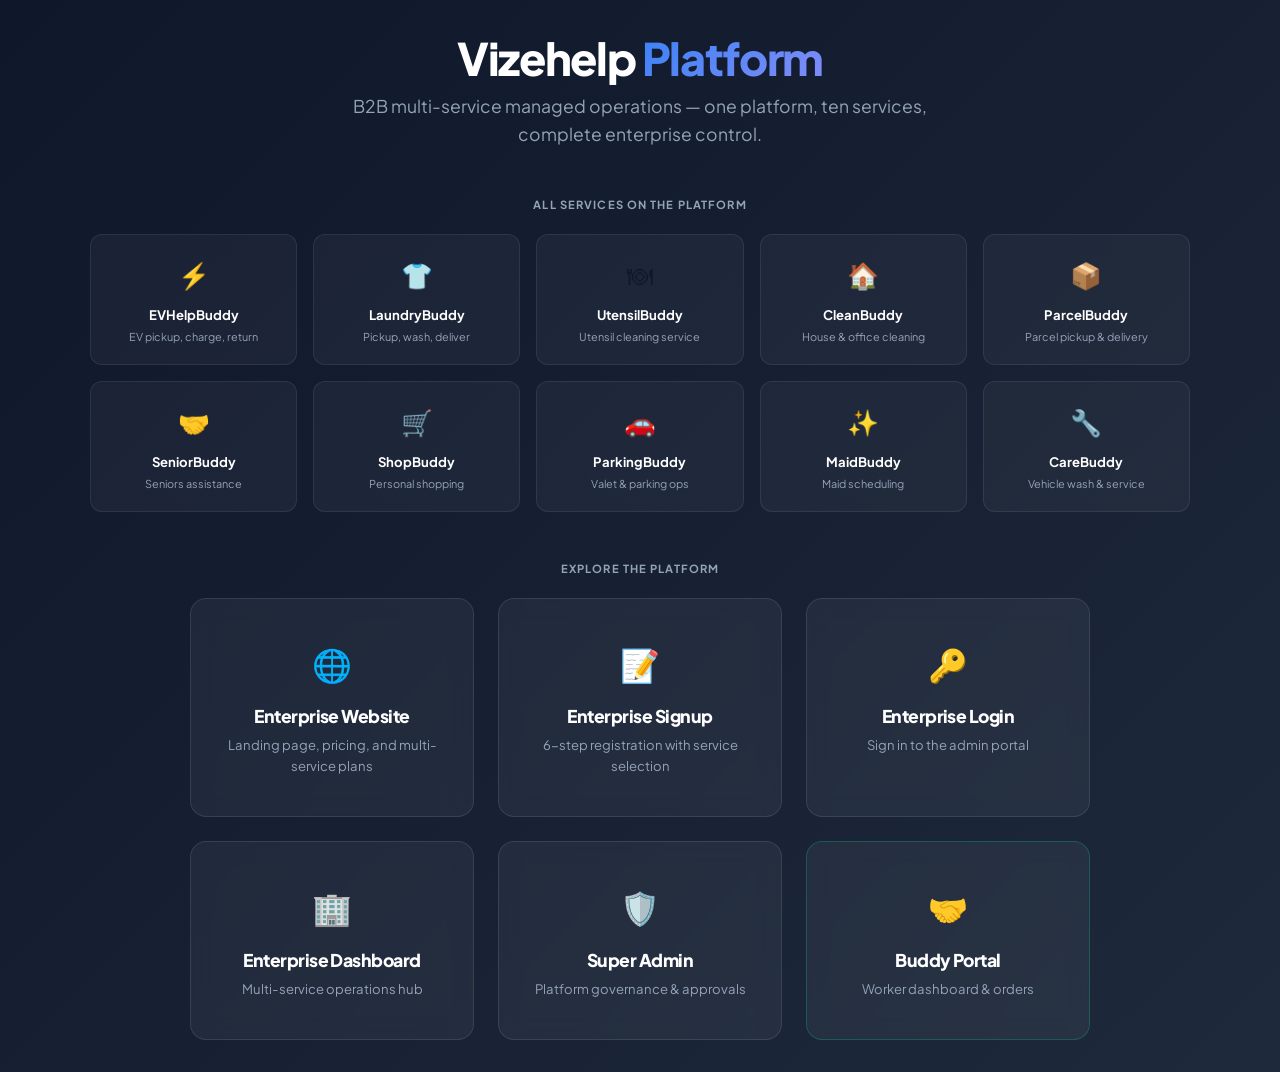
<file: index.html>
<!DOCTYPE html>
<html lang="en">
<head>
<meta charset="UTF-8">
<meta name="viewport" content="width=device-width, initial-scale=1.0">
<title>Vizehelp | Multi-Service Managed Operations Platform</title>
<meta name="description" content="Vizehelp is a B2B multi-service managed operations platform. Enable EV charging, laundry, cleaning, parcel, parking, and more — all from one enterprise hub.">
<link rel="stylesheet" href="css/design-system.css">
<style>
body{min-height:100vh;display:flex;align-items:center;justify-content:center;background:linear-gradient(135deg,#0F172A,#1E293B);padding:2rem}
.hub{text-align:center;max-width:1100px;width:100%}
.hub h1{color:#fff;font-size:2.8rem;margin-bottom:.5rem}
.hub h1 span{background:linear-gradient(135deg,var(--primary),#818CF8);-webkit-background-clip:text;-webkit-text-fill-color:transparent}
.hub .tagline{color:var(--slate-400);margin-bottom:3rem;font-size:1.1rem;max-width:600px;margin-left:auto;margin-right:auto}

.services-grid{display:grid;grid-template-columns:repeat(5,1fr);gap:1rem;margin-bottom:3rem}
.svc-card{background:rgba(255,255,255,.04);border:1px solid rgba(255,255,255,.08);border-radius:var(--radius-lg);padding:1.25rem 1rem;text-align:center;transition:all .3s var(--ease);cursor:default}
.svc-card:hover{background:rgba(255,255,255,.08);border-color:rgba(255,255,255,.15);transform:translateY(-3px)}
.svc-icon{font-size:1.6rem;margin-bottom:.5rem}
.svc-name{color:#fff;font-weight:700;font-size:.82rem;margin-bottom:.25rem}
.svc-desc{color:var(--slate-400);font-size:.68rem;line-height:1.4}

.portals{display:grid;grid-template-columns:repeat(3,1fr);gap:1.5rem;max-width:900px;margin:0 auto}
.portal-link{background:rgba(255,255,255,.05);border:1px solid rgba(255,255,255,.1);border-radius:var(--radius-xl);padding:2.5rem 2rem;text-decoration:none;color:#fff;transition:all .3s;backdrop-filter:blur(10px);text-align:center}
.portal-link:hover{background:rgba(59,130,246,.15);border-color:var(--primary);transform:translateY(-4px)}
.portal-link h3{font-size:1.1rem;margin-bottom:.5rem}
.portal-link p{font-size:.82rem;color:var(--slate-400)}
.portal-link .icon{font-size:2rem;margin-bottom:1rem}

.section-label{color:var(--slate-400);font-size:.7rem;text-transform:uppercase;letter-spacing:.1em;font-weight:700;margin-bottom:1.25rem}

@media(max-width:1024px){.services-grid{grid-template-columns:repeat(3,1fr)}}
@media(max-width:768px){.services-grid{grid-template-columns:repeat(2,1fr)}.portals{grid-template-columns:1fr}.hub h1{font-size:2rem}}
</style>
</head>
<body>
<div class="hub">
    <h1>Vizehelp <span>Platform</span></h1>
    <p class="tagline">B2B multi-service managed operations — one platform, ten services, complete enterprise control.</p>

    <div class="section-label">All Services on the Platform</div>
    <div class="services-grid">
        <div class="svc-card"><div class="svc-icon">⚡</div><div class="svc-name">EVHelpBuddy</div><div class="svc-desc">EV pickup, charge, return</div></div>
        <div class="svc-card"><div class="svc-icon">👕</div><div class="svc-name">LaundryBuddy</div><div class="svc-desc">Pickup, wash, deliver</div></div>
        <div class="svc-card"><div class="svc-icon">🍽</div><div class="svc-name">UtensilBuddy</div><div class="svc-desc">Utensil cleaning service</div></div>
        <div class="svc-card"><div class="svc-icon">🏠</div><div class="svc-name">CleanBuddy</div><div class="svc-desc">House & office cleaning</div></div>
        <div class="svc-card"><div class="svc-icon">📦</div><div class="svc-name">ParcelBuddy</div><div class="svc-desc">Parcel pickup & delivery</div></div>
        <div class="svc-card"><div class="svc-icon">🤝</div><div class="svc-name">SeniorBuddy</div><div class="svc-desc">Seniors assistance</div></div>
        <div class="svc-card"><div class="svc-icon">🛒</div><div class="svc-name">ShopBuddy</div><div class="svc-desc">Personal shopping</div></div>
        <div class="svc-card"><div class="svc-icon">🚗</div><div class="svc-name">ParkingBuddy</div><div class="svc-desc">Valet & parking ops</div></div>
        <div class="svc-card"><div class="svc-icon">✨</div><div class="svc-name">MaidBuddy</div><div class="svc-desc">Maid scheduling</div></div>
        <div class="svc-card"><div class="svc-icon">🔧</div><div class="svc-name">CareBuddy</div><div class="svc-desc">Vehicle wash & service</div></div>
    </div>

    <div class="section-label">Explore the Platform</div>
    <div class="portals">
        <a href="enterprise-landing.html" class="portal-link"><div class="icon">🌐</div><h3>Enterprise Website</h3><p>Landing page, pricing, and multi-service plans</p></a>
        <a href="enterprise-signup.html" class="portal-link"><div class="icon">📝</div><h3>Enterprise Signup</h3><p>6-step registration with service selection</p></a>
        <a href="enterprise-login.html" class="portal-link"><div class="icon">🔑</div><h3>Enterprise Login</h3><p>Sign in to the admin portal</p></a>
        <a href="enterprise-dashboard.html" class="portal-link"><div class="icon">🏢</div><h3>Enterprise Dashboard</h3><p>Multi-service operations hub</p></a>
        <a href="super-admin.html" class="portal-link"><div class="icon">🛡️</div><h3>Super Admin</h3><p>Platform governance & approvals</p></a>
        <a href="buddy-dashboard.html" class="portal-link" style="border-color:rgba(16,185,129,.3)"><div class="icon">🤝</div><h3>Buddy Portal</h3><p>Worker dashboard & orders</p></a>
    </div>
</div>
</body>
</html>
</file>
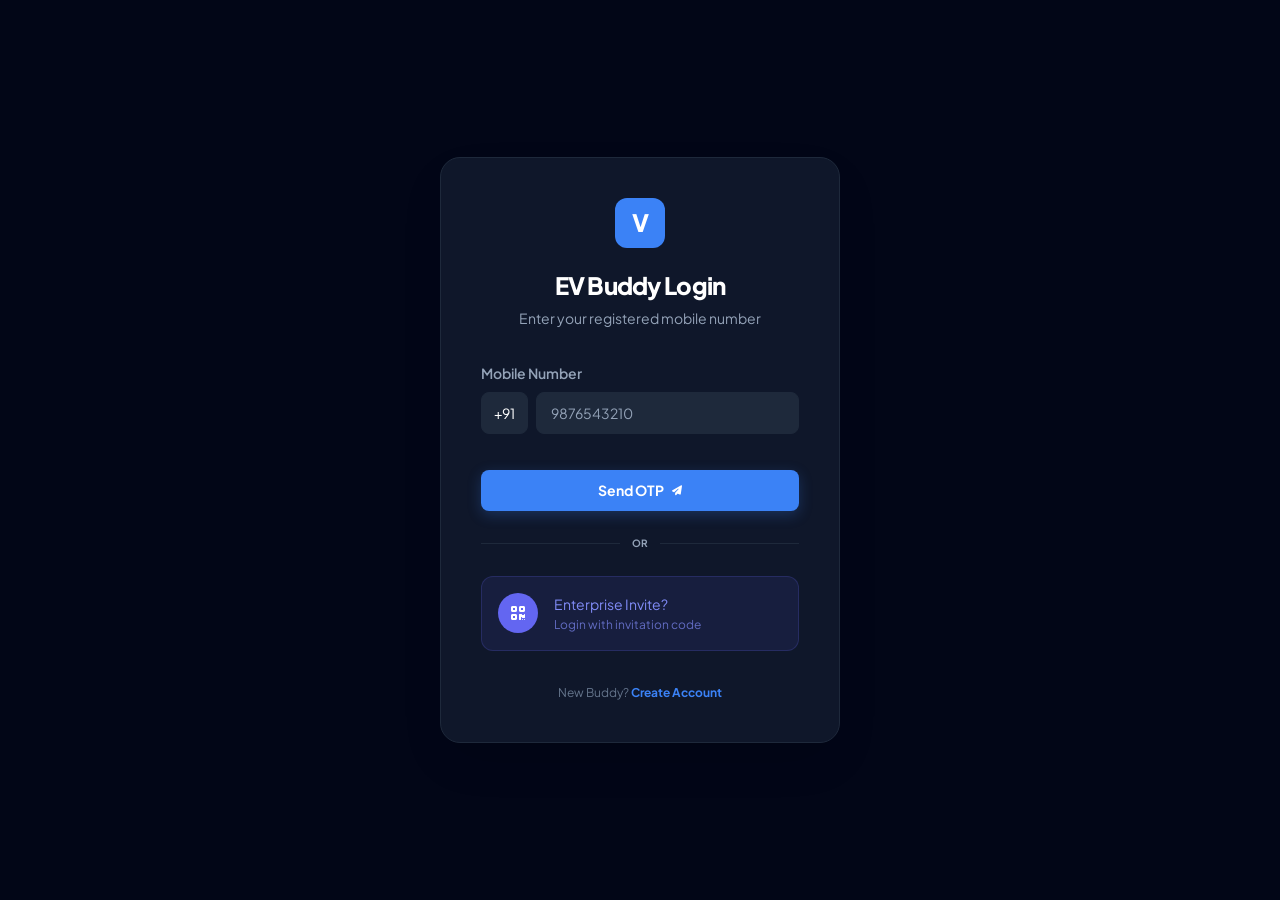
<file: buddy-login.html>
<!DOCTYPE html>
<html lang="en">
<head>
    <meta charset="UTF-8">
    <meta name="viewport" content="width=device-width, initial-scale=1.0">
    <title>Buddy Login | Vizehelp EVHelpBuddy</title>
    <link rel="stylesheet" href="css/design-system.css">
    <link rel="stylesheet" href="https://cdnjs.cloudflare.com/ajax/libs/font-awesome/6.4.0/css/all.min.css">
    <style>
        body {
            background: var(--dark-bg);
            min-height: 100vh;
            display: flex;
            align-items: center;
            justify-content: center;
            padding: var(--sp-4);
            color: var(--white);
        }

        .login-card {
            width: 100%;
            max-width: 400px;
            background: var(--dark-card);
            border: 1px solid var(--dark-border);
            border-radius: var(--radius-2xl);
            padding: var(--sp-10);
            box-shadow: var(--shadow-xl);
            animation: slideUp 0.6s var(--ease);
        }

        .logo-box {
            background: var(--primary);
            width: 50px;
            height: 50px;
            border-radius: var(--radius-lg);
            display: flex;
            align-items: center;
            justify-content: center;
            margin: 0 auto var(--sp-6);
            font-size: var(--text-2xl);
            font-weight: 900;
        }

        .login-header {
            text-align: center;
            margin-bottom: var(--sp-8);
        }

        .login-header h1 {
            font-size: var(--text-2xl);
            margin-bottom: var(--sp-2);
        }

        .login-header p {
            color: var(--dark-muted);
            font-size: var(--text-sm);
        }

        .otp-container {
            display: flex;
            gap: var(--sp-3);
            justify-content: center;
            margin: var(--sp-6) 0;
        }

        .otp-input {
            width: 45px;
            height: 55px;
            background: var(--navy-light);
            border: 2px solid var(--dark-border);
            border-radius: var(--radius);
            text-align: center;
            font-size: var(--text-xl);
            font-weight: 700;
            color: var(--white);
            transition: all 0.2s;
        }

        .otp-input:focus {
            outline: none;
            border-color: var(--primary);
            box-shadow: 0 0 0 3px var(--primary-glow);
        }

        .resend-box {
            text-align: center;
            margin-top: var(--sp-4);
            font-size: var(--text-xs);
            color: var(--dark-muted);
        }

        .resend-box a {
            color: var(--primary);
            font-weight: 600;
        }

        .divider {
            height: 1px;
            background: var(--dark-border);
            margin: var(--sp-8) 0;
            position: relative;
        }

        .divider::after {
            content: 'OR';
            position: absolute;
            top: 50%; left: 50%;
            transform: translate(-50%, -50%);
            background: var(--dark-card);
            padding: 0 var(--sp-3);
            font-size: 10px;
            color: var(--dark-muted);
            font-weight: 700;
        }

        .enterprise-badge {
            background: rgba(99, 102, 241, 0.1);
            border: 1px solid rgba(99, 102, 241, 0.2);
            color: #818cf8;
            padding: var(--sp-4);
            border-radius: var(--radius-lg);
            display: flex;
            align-items: center;
            gap: var(--sp-4);
            cursor: pointer;
            transition: all 0.2s;
        }

        .enterprise-badge:hover {
            background: rgba(99, 102, 241, 0.2);
        }
    </style>
</head>
<body>

    <div class="login-card">
        <div class="logo-box">V</div>
        
        <div id="login-form">
            <div class="login-header">
                <h1>EV Buddy Login</h1>
                <p>Enter your registered mobile number</p>
            </div>

            <div class="form-group">
                <label class="form-label" style="color: var(--dark-muted);">Mobile Number</label>
                <div class="flex gap-2">
                    <div style="background: var(--navy-light); padding: 0 12px; display: flex; align-items: center; border-radius: var(--radius); border: 1.5px solid var(--dark-border); font-size: var(--text-sm);">+91</div>
                    <input type="tel" class="form-input" id="phoneInput" style="background: var(--navy-light); border-color: var(--dark-border); color: white;" placeholder="9876543210">
                </div>
            </div>

            <button type="button" class="btn btn-primary btn-block mt-4" id="sendOtpBtn">
                Send OTP <i class="fa-solid fa-paper-plane" style="font-size: 10px;"></i>
            </button>
        </div>

        <div id="otp-form" class="hidden">
            <div class="login-header">
                <h1>Verify OTP</h1>
                <p>Code sent to <span id="displayPhone"></span></p>
            </div>

            <div class="otp-container">
                <input type="text" maxlength="1" class="otp-input">
                <input type="text" maxlength="1" class="otp-input">
                <input type="text" maxlength="1" class="otp-input">
                <input type="text" maxlength="1" class="otp-input">
            </div>

            <button type="button" class="btn btn-success btn-block mt-6" id="verifyBtn">
                Verify & Login
            </button>

            <div class="resend-box">
                Didn't receive code? <a href="#">Resend in 30s</a>
            </div>
        </div>

        <div class="divider"></div>

        <div class="enterprise-badge" onclick="alert('Scan your invitation QR code from the Enterprise Portal')">
            <div style="width: 40px; height: 40px; border-radius: 50%; background: var(--info); display: flex; align-items: center; justify-content: center; color: white;">
                <i class="fa-solid fa-qrcode"></i>
            </div>
            <div>
                <div class="text-sm font-bold">Enterprise Invite?</div>
                <div class="text-xs" style="opacity: 0.7;">Login with invitation code</div>
            </div>
        </div>

        <p class="text-center mt-8 text-xs text-muted">
            New Buddy? <a href="buddy-signup.html" style="color: var(--primary); font-weight: 700;">Create Account</a>
        </p>
    </div>

    <script>
        const loginForm = document.getElementById('login-form');
        const otpForm = document.getElementById('otp-form');
        const phoneInput = document.getElementById('phoneInput');
        const sendOtpBtn = document.getElementById('sendOtpBtn');
        const verifyBtn = document.getElementById('verifyBtn');
        const displayPhone = document.getElementById('displayPhone');
        const otpInputs = document.querySelectorAll('.otp-input');

        sendOtpBtn.addEventListener('click', () => {
            if (phoneInput.value.length >= 10) {
                displayPhone.innerText = '+91 ' + phoneInput.value;
                loginForm.classList.add('hidden');
                otpForm.classList.remove('hidden');
                otpInputs[0].focus();
            } else {
                alert('Please enter a valid phone number');
            }
        });

        otpInputs.forEach((input, index) => {
            input.addEventListener('keyup', (e) => {
                if (e.key >= 0 && e.key <= 9) {
                    if (index < otpInputs.length - 1) otpInputs[index + 1].focus();
                } else if (e.key === 'Backspace') {
                    if (index > 0) otpInputs[index - 1].focus();
                }
            });
        });

        verifyBtn.addEventListener('click', () => {
            verifyBtn.innerHTML = '<i class="fa-solid fa-circle-notch fa-spin"></i> Authenticating...';
            setTimeout(() => {
                localStorage.setItem('buddyLoggedIn', 'true');
                window.location.href = 'buddy-dashboard.html';
            }, 1500);
        });
    </script>
</body>
</html>
</file>
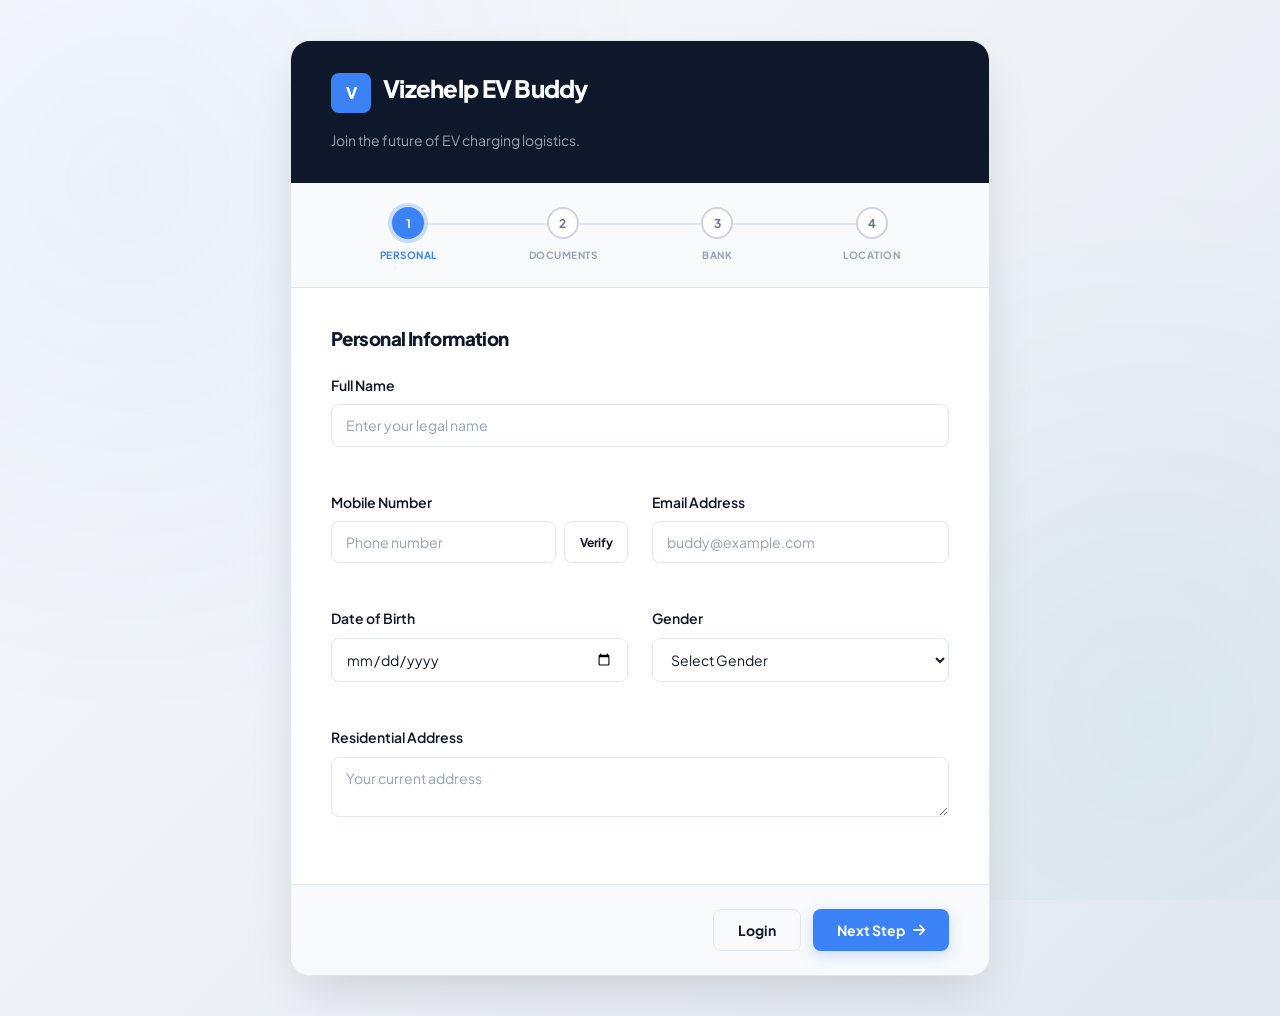
<file: buddy-signup.html>
<!DOCTYPE html>
<html lang="en">
<head>
    <meta charset="UTF-8">
    <meta name="viewport" content="width=device-width, initial-scale=1.0">
    <title>EV Buddy Registration | Vizehelp EVHelpBuddy</title>
    <meta name="description" content="Register as a Vizehelp EV Buddy and start earning by helping enterprise fleets and customers charge their EVs.">
    <link rel="stylesheet" href="css/design-system.css">
    <link rel="stylesheet" href="https://cdnjs.cloudflare.com/ajax/libs/font-awesome/6.4.0/css/all.min.css">
    <style>
        :root {
            --step-active: var(--primary);
            --step-inactive: var(--slate-200);
        }

        body {
            background: linear-gradient(135deg, #f8fafc 0%, #e2e8f0 100%);
            min-height: 100vh;
            display: flex;
            align-items: center;
            justify-content: center;
            padding: var(--sp-10) var(--sp-4);
        }

        .signup-container {
            width: 100%;
            max-width: 700px;
            background: var(--white);
            border-radius: var(--radius-2xl);
            box-shadow: var(--shadow-xl);
            overflow: hidden;
            border: 1px solid var(--slate-200);
            animation: fadeIn 0.6s var(--ease);
        }

        .signup-header {
            background: var(--navy);
            color: var(--white);
            padding: var(--sp-8) var(--sp-10);
            position: relative;
        }

        .signup-header h1 {
            font-size: var(--text-2xl);
            margin-bottom: var(--sp-2);
        }

        .signup-header p {
            color: var(--slate-400);
            font-size: var(--text-sm);
        }

        /* Progress Bar */
        .progress-stepper {
            display: flex;
            justify-content: space-between;
            padding: var(--sp-6) var(--sp-10);
            background: var(--slate-50);
            border-bottom: 1px solid var(--slate-200);
            position: relative;
        }

        .step-item {
            display: flex;
            flex-direction: column;
            align-items: center;
            gap: var(--sp-2);
            z-index: 1;
            flex: 1;
        }

        .step-circle {
            width: 32px;
            height: 32px;
            border-radius: 50%;
            background: var(--white);
            border: 2px solid var(--slate-300);
            display: flex;
            align-items: center;
            justify-content: center;
            font-weight: 700;
            font-size: var(--text-xs);
            color: var(--slate-500);
            transition: all 0.3s var(--ease);
        }

        .step-item.active .step-circle {
            border-color: var(--primary);
            background: var(--primary);
            color: var(--white);
            box-shadow: 0 0 0 4px var(--primary-glow);
        }

        .step-item.completed .step-circle {
            border-color: var(--success);
            background: var(--success);
            color: var(--white);
        }

        .step-label {
            font-size: 10px;
            text-transform: uppercase;
            letter-spacing: 0.05em;
            font-weight: 700;
            color: var(--slate-400);
        }

        .step-item.active .step-label {
            color: var(--primary);
        }

        .progress-line {
            position: absolute;
            top: 40px;
            left: 15%;
            right: 15%;
            height: 2px;
            background: var(--slate-200);
            z-index: 0;
        }

        .progress-line-fill {
            height: 100%;
            background: var(--primary);
            width: 0%;
            transition: width 0.4s var(--ease);
        }

        .signup-content {
            padding: var(--sp-10);
        }

        .step-content {
            display: none;
        }

        .step-content.active {
            display: block;
            animation: slideUp 0.4s var(--ease);
        }

        .form-grid {
            display: grid;
            grid-template-columns: 1fr 1fr;
            gap: var(--sp-6);
        }

        .full-width {
            grid-column: span 2;
        }

        .upload-area {
            border: 2px dashed var(--slate-200);
            padding: var(--sp-8);
            border-radius: var(--radius-lg);
            text-align: center;
            transition: all 0.2s;
            cursor: pointer;
            background: var(--slate-50);
        }

        .upload-area:hover {
            border-color: var(--primary);
            background: var(--primary-light);
        }

        .upload-icon {
            font-size: var(--text-3xl);
            color: var(--slate-400);
            margin-bottom: var(--sp-3);
        }

        .signup-footer {
            padding: var(--sp-6) var(--sp-10);
            background: var(--slate-50);
            border-top: 1px solid var(--slate-200);
            display: flex;
            justify-content: space-between;
            align-items: center;
        }

        .btn-prev {
            visibility: hidden;
        }

        .btn-prev.visible {
            visibility: visible;
        }

        @media (max-width: 640px) {
            .form-grid {
                grid-template-columns: 1fr;
            }
            .full-width {
                grid-column: span 1;
            }
            .signup-content {
                padding: var(--sp-6);
            }
        }

        /* Glassmorphism background for the body */
        body::before {
            content: '';
            position: fixed;
            top: 0; left: 0; width: 100%; height: 100%;
            background: radial-gradient(circle at 10% 20%, rgba(59, 130, 246, 0.05) 0%, transparent 40%),
                        radial-gradient(circle at 90% 80%, rgba(16, 185, 129, 0.05) 0%, transparent 40%);
            z-index: -1;
        }
    </style>
</head>
<body>

    <div class="signup-container">
        <header class="signup-header">
            <div class="flex items-center gap-3 mb-4">
                <div style="background: var(--primary); width: 40px; height: 40px; border-radius: var(--radius); display: flex; align-items: center; justify-content: center; font-weight: 900; color: white;">V</div>
                <h1>Vizehelp EV Buddy</h1>
            </div>
            <p>Join the future of EV charging logistics.</p>
        </header>

        <div class="progress-stepper">
            <div class="progress-line">
                <div class="progress-line-fill" id="progressLine"></div>
            </div>
            <div class="step-item active" id="stepIndicator1">
                <div class="step-circle">1</div>
                <div class="step-label">Personal</div>
            </div>
            <div class="step-item" id="stepIndicator2">
                <div class="step-circle">2</div>
                <div class="step-label">Documents</div>
            </div>
            <div class="step-item" id="stepIndicator3">
                <div class="step-circle">3</div>
                <div class="step-label">Bank</div>
            </div>
            <div class="step-item" id="stepIndicator4">
                <div class="step-circle">4</div>
                <div class="step-label">Location</div>
            </div>
        </div>

        <form id="signupForm" class="signup-content">
            <!-- Step 1: Personal Details -->
            <div class="step-content active" id="step1">
                <h3 class="mb-6">Personal Information</h3>
                <div class="form-grid">
                    <div class="form-group full-width">
                        <label class="form-label">Full Name</label>
                        <input type="text" class="form-input" placeholder="Enter your legal name" required>
                    </div>
                    <div class="form-group">
                        <label class="form-label">Mobile Number</label>
                        <div class="flex gap-2">
                            <input type="tel" class="form-input" placeholder="Phone number" required>
                            <button type="button" class="btn btn-outline btn-sm">Verify</button>
                        </div>
                    </div>
                    <div class="form-group">
                        <label class="form-label">Email Address</label>
                        <input type="email" class="form-input" placeholder="buddy@example.com">
                    </div>
                    <div class="form-group">
                        <label class="form-label">Date of Birth</label>
                        <input type="date" class="form-input" required>
                    </div>
                    <div class="form-group">
                        <label class="form-label">Gender</label>
                        <select class="form-input">
                            <option value="">Select Gender</option>
                            <option value="male">Male</option>
                            <option value="female">Female</option>
                            <option value="other">Other</option>
                        </select>
                    </div>
                    <div class="form-group full-width">
                        <label class="form-label">Residential Address</label>
                        <textarea class="form-input" rows="2" placeholder="Your current address"></textarea>
                    </div>
                </div>
            </div>

            <!-- Step 2: Documents -->
            <div class="step-content" id="step2">
                <h3 class="mb-6">Identity & Verification</h3>
                <div class="form-grid">
                    <div class="form-group full-width">
                        <label class="form-label">Government ID (Aadhar/Passport)</label>
                        <div class="upload-area">
                            <i class="fa-solid fa-id-card upload-icon"></i>
                            <p class="text-sm font-bold">Click to upload ID front & back</p>
                            <p class="text-xs text-muted">Max file size 5MB (PDF, JPG, PNG)</p>
                        </div>
                    </div>
                    <div class="form-group full-width">
                        <label class="form-label">Driving License</label>
                        <div class="upload-area">
                            <i class="fa-solid fa-address-card upload-icon"></i>
                            <p class="text-sm font-bold">Click to upload DL</p>
                            <p class="text-xs text-muted">Valid license for 2W/4W required</p>
                        </div>
                    </div>
                    <div class="form-group full-width">
                        <label class="form-label">Selfie with ID</label>
                        <div class="upload-area">
                            <i class="fa-solid fa-camera upload-icon"></i>
                            <p class="text-sm font-bold">Take a live photo</p>
                            <p class="text-xs text-muted">Hold your ID card next to your face</p>
                        </div>
                    </div>
                </div>
            </div>

            <!-- Step 3: Bank Details -->
            <div class="step-content" id="step3">
                <h3 class="mb-6">Payout Information</h3>
                <div class="form-grid">
                    <div class="form-group full-width">
                        <label class="form-label">Account Holder Name</label>
                        <input type="text" class="form-input" placeholder="Must match your ID" required>
                    </div>
                    <div class="form-group">
                        <label class="form-label">Bank Account Number</label>
                        <input type="password" class="form-input" placeholder="Enter account number" required>
                    </div>
                    <div class="form-group">
                        <label class="form-label">Confirm Account Number</label>
                        <input type="text" class="form-input" placeholder="Re-enter account number" required>
                    </div>
                    <div class="grid-2">
                        <div class="form-group">
                            <label class="form-label">Social Security Number (SSN) / ITIN</label>
                            <input type="password" class="form-input" placeholder="XXX-XX-XXXX">
                        </div>
                        <div class="form-group">
                            <label class="form-label">W-9 Tax Form Status</label>
                            <div class="flex items-center gap-2 mt-2">
                                <button class="btn btn-outline btn-sm w-full"><i class="fa-solid fa-file-pdf"></i> Upload Signed W-9</button>
                            </div>
                        </div>
                    </div>
                </div>
                <div class="alert alert-info mt-6">
                    <i class="fa-solid fa-shield-halved"></i>
                    <p class="text-xs">Your financial details are encrypted and stored securely for automated payouts.</p>
                </div>
            </div>

            <!-- Step 4: Service Location -->
            <div class="step-content" id="step4">
                <h3 class="mb-6">Service Area & Availability</h3>
                <div class="step-header">
                    <h2>Service Preferences</h2>
                    <p>Choose your operational range in miles</p>
                </div>
                <div class="form-group">
                    <label class="form-label">Max Travel Distance (Miles)</label>
                    <select class="form-input">
                        <option>Within 5 miles</option>
                        <option>Within 10 miles</option>
                        <option>Within 25 miles</option>
                        <option>Unlimited</option>
                    </select>
                </div>
                <div class="form-grid">
                    <div class="form-group">
                        <label class="form-label">Primary City</label>
                        <select class="form-input" required>
                            <option value="">Select City</option>
                            <option value="mumbai">Mumbai</option>
                            <option value="delhi">Delhi</option>
                            <option value="bangalore">Bangalore</option>
                            <option value="pune">Pune</option>
                        </select>
                    </div>
                    <div class="form-group">
                        <label class="form-label">Service Area</label>
                        <input type="text" class="form-input" placeholder="e.g. Andheri East, BKC">
                    </div>
                    <div class="form-group">
                        <label class="form-label">Work Type</label>
                        <select class="form-input">
                            <option value="independent">Independent Freelancer</option>
                            <option value="enterprise">Linked to Enterprise</option>
                        </select>
                    </div>
                    <div class="form-group">
                        <label class="form-label">Vehicle Type Experience</label>
                        <div class="flex gap-4 mt-2">
                            <label class="flex items-center gap-2 text-sm">
                                <input type="checkbox" checked> 2-Wheeler
                            </label>
                            <label class="flex items-center gap-2 text-sm">
                                <input type="checkbox" checked> 4-Wheeler
                            </label>
                        </div>
                    </div>
                </div>

                <div class="mt-8 p-4 bg-slate-50 border border-slate-200 rounded-lg">
                    <label class="flex gap-3 items-start cursor-pointer">
                        <input type="checkbox" style="margin-top: 4px;" required>
                        <span class="text-xs text-muted">
                            I agree to the <strong>Terms of Service</strong> and <strong>Safety Policy</strong>. I consent to background verification and understand that my account activation is subject to document approval by Vizehelp.
                        </span>
                    </label>
                </div>
            </div>
        </form>

        <footer class="signup-footer">
            <button type="button" class="btn btn-ghost btn-prev" id="btnPrev">
                <i class="fa-solid fa-arrow-left"></i> Previous
            </button>
            <div class="flex gap-3">
                <button type="button" class="btn btn-outline" onclick="window.location.href='buddy-login.html'">Login</button>
                <button type="button" class="btn btn-primary" id="btnNext">
                    Next Step <i class="fa-solid fa-arrow-right"></i>
                </button>
            </div>
        </footer>
    </div>

    <script>
        const steps = document.querySelectorAll('.step-content');
        const indicators = document.querySelectorAll('.step-item');
        const progressLineFill = id('progressLine');
        const btnNext = id('btnNext');
        const btnPrev = id('btnPrev');
        let currentStep = 1;

        function id(name) { return document.getElementById(name); }

        function updateUI() {
            // Update steps visibility
            steps.forEach((step, idx) => {
                step.classList.toggle('active', idx + 1 === currentStep);
            });

            // Update indicators
            indicators.forEach((indicator, idx) => {
                const stepNum = idx + 1;
                indicator.classList.toggle('active', stepNum === currentStep);
                indicator.classList.toggle('completed', stepNum < currentStep);
            });

            // Update progress line
            const progress = ((currentStep - 1) / (steps.length - 1)) * 100;
            progressLineFill.style.width = progress + '%';

            // Update buttons
            btnPrev.classList.toggle('visible', currentStep > 1);
            
            if (currentStep === steps.length) {
                btnNext.innerHTML = 'Submit Application <i class="fa-solid fa-check"></i>';
                btnNext.classList.replace('btn-primary', 'btn-success');
            } else {
                btnNext.innerHTML = 'Next Step <i class="fa-solid fa-arrow-right"></i>';
                btnNext.classList.replace('btn-success', 'btn-primary');
            }
        }

        btnNext.addEventListener('click', () => {
            if (currentStep < steps.length) {
                currentStep++;
                updateUI();
            } else {
                // Submit form
                const submitBtn = btnNext;
                submitBtn.disabled = true;
                submitBtn.innerHTML = '<i class="fa-solid fa-circle-notch fa-spin"></i> Processing...';
                
                setTimeout(() => {
                    // Simulate successful registration
                    localStorage.setItem('buddyStatus', 'Verification Pending');
                    window.location.href = 'buddy-dashboard.html?status=pending';
                }, 2000);
            }
        });

        btnPrev.addEventListener('click', () => {
            if (currentStep > 1) {
                currentStep--;
                updateUI();
            }
        });

        // Initialize UI
        updateUI();
    </script>
</body>
</html>
</file>
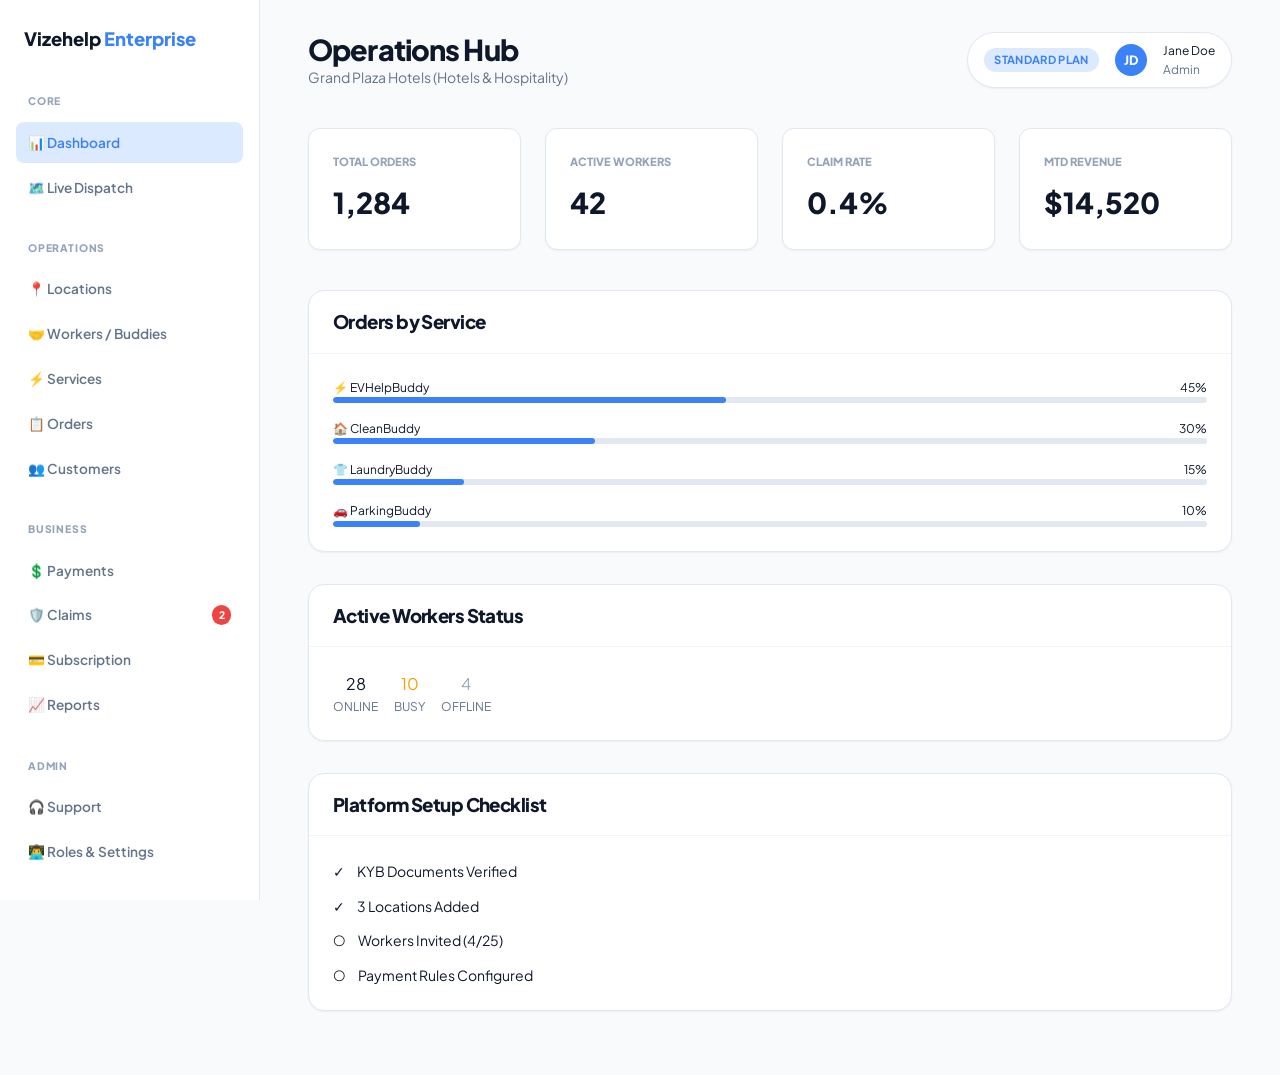
<file: enterprise-dashboard.html>
<!DOCTYPE html>
<html lang="en">
<head>
<meta charset="UTF-8">
<meta name="viewport" content="width=device-width, initial-scale=1.0">
<title>Vizehelp | Enterprise Multi-Service Hub</title>
<link rel="stylesheet" href="css/design-system.css">
<style>
.layout{display:grid;grid-template-columns:260px 1fr;min-height:100vh;background:var(--slate-50)}
.sidebar{background:var(--white);border-right:1px solid var(--slate-200);padding:1.5rem 1rem;overflow-y:auto;position:sticky;top:0;height:100vh}
.sidebar .logo{font-size:1.15rem;font-weight:800;margin-bottom:2.5rem;padding:0 .5rem}
.sidebar .logo span{color:var(--primary)}
.nav-group{margin-bottom:2rem}
.nav-label{font-size:.65rem;text-transform:uppercase;letter-spacing:.08em;color:var(--slate-400);font-weight:800;padding:0 .75rem;margin-bottom:.75rem}
.nav-item{display:flex;align-items:center;gap:.75rem;padding:.6rem .75rem;border-radius:var(--radius);color:var(--slate-500);font-weight:600;font-size:.85rem;cursor:pointer;transition:.15s;margin-bottom:.25rem}
.nav-item:hover{background:var(--slate-50);color:var(--navy)}
.nav-item.active{background:var(--primary-light);color:var(--primary)}
.nav-badge{margin-left:auto;background:var(--danger);color:#fff;font-size:.65rem;padding:.1rem .4rem;border-radius:var(--radius-full);font-weight:800}

.main{padding:2rem 3rem;overflow-y:auto}
.top-bar{display:flex;justify-content:space-between;align-items:flex-end;margin-bottom:2.5rem}
.top-bar h1{font-size:1.8rem;color:var(--navy)}
.user-menu{display:flex;align-items:center;gap:1rem;background:var(--white);padding:.5rem 1rem;border-radius:var(--radius-full);border:1px solid var(--slate-200);box-shadow:var(--shadow-sm)}
.avatar{width:32px;height:32px;border-radius:50%;background:var(--primary);color:#fff;display:flex;align-items:center;justify-content:center;font-weight:800;font-size:.8rem}

.panel{display:none}.panel.active{display:block;animation:fadeIn .3s ease}
.section-card{background:var(--white);border:1px solid var(--slate-200);border-radius:var(--radius-xl);overflow:hidden;margin-bottom:2rem;box-shadow:var(--shadow-sm)}
.section-hdr{padding:1.25rem 1.5rem;border-bottom:1px solid var(--slate-100);display:flex;justify-content:space-between;align-items:center}
.section-body{padding:1.5rem}

.svc-pill{display:inline-flex;align-items:center;gap:4px;padding:2px 8px;border-radius:4px;font-size:10px;font-weight:800;text-transform:uppercase}

/* DASHBOARD STATS */
.stats-row{display:grid;grid-template-columns:repeat(4,1fr);gap:1.5rem;margin-bottom:2.5rem}
.stat-box{background:var(--white);border:1px solid var(--slate-200);border-radius:var(--radius-lg);padding:1.5rem;box-shadow:var(--shadow-sm)}
.stat-box .label{font-size:.7rem;text-transform:uppercase;font-weight:800;color:var(--slate-400);margin-bottom:.5rem}
.stat-box .val{font-size:1.8rem;font-weight:800;color:var(--navy)}

/* SERVICE PICKER */
.svc-grid{display:grid;grid-template-columns:repeat(auto-fill, minmax(200px, 1fr));gap:1rem}
.svc-item{border:2px solid var(--slate-100);border-radius:var(--radius-lg);padding:1rem;display:flex;align-items:center;gap:1rem;cursor:pointer;transition:0.2s}
.svc-item:hover{border-color:var(--primary);background:var(--slate-50)}
.svc-item.active{border-color:var(--primary);background:var(--primary-light)}

/* TIMELINE */
.timeline{position:relative;padding-left:2rem}
.timeline::before{content:'';position:absolute;left:0;top:0;bottom:0;width:2px;background:var(--slate-200)}
.tl-item{position:relative;margin-bottom:1.5rem}
.tl-item::before{content:'';position:absolute;left:-2.35rem;top:0.25rem;width:12px;height:12px;border-radius:50%;background:var(--white);border:2px solid var(--primary)}
.tl-item.done::before{background:var(--success);border-color:var(--success)}
</style>
</head>
<body>

<div class="layout">
    <aside class="sidebar">
        <div class="logo">Vizehelp <span>Enterprise</span></div>
        
        <div class="nav-group">
            <div class="nav-label">Core</div>
            <div class="nav-item active" onclick="showPanel('dashboard')">📊 Dashboard</div>
            <div class="nav-item" onclick="showPanel('dispatch')">🗺️ Live Dispatch</div>
        </div>

        <div class="nav-group">
            <div class="nav-label">Operations</div>
            <div class="nav-item" onclick="showPanel('locations')">📍 Locations</div>
            <div class="nav-item" onclick="showPanel('workers')">🤝 Workers / Buddies</div>
            <div class="nav-item" onclick="showPanel('services')">⚡ Services</div>
            <div class="nav-item" onclick="showPanel('orders')">📋 Orders</div>
            <div class="nav-item" onclick="showPanel('customers')">👥 Customers</div>
        </div>

        <div class="nav-group">
            <div class="nav-label">Business</div>
            <div class="nav-item" onclick="showPanel('payments')">💲 Payments</div>
            <div class="nav-item" onclick="showPanel('claims')">🛡️ Claims<span class="nav-badge">2</span></div>
            <div class="nav-item" onclick="showPanel('billing')">💳 Subscription</div>
            <div class="nav-item" onclick="showPanel('reports')">📈 Reports</div>
        </div>

        <div class="nav-group">
            <div class="nav-label">Admin</div>
            <div class="nav-item" onclick="showPanel('support')">🎧 Support</div>
            <div class="nav-item" onclick="showPanel('settings')">👨‍💻 Roles & Settings</div>
        </div>
    </aside>

    <main class="main">
        <!-- TOP BAR -->
        <div class="top-bar">
            <div>
                <h1 id="panel-title">Operations Hub</h1>
                <p class="text-sm text-muted">Grand Plaza Hotels (Hotels & Hospitality)</p>
            </div>
            <div class="user-menu">
                <span class="badge badge-primary">Standard Plan</span>
                <div class="avatar">JD</div>
                <div class="flex flex-col"><span class="text-xs font-bold">Jane Doe</span><span class="text-xs text-muted">Admin</span></div>
            </div>
        </div>

        <!-- DASHBOARD PANEL -->
        <div class="panel active" id="p-dashboard">
            <div class="stats-row">
                <div class="stat-box"><div class="label">Total Orders</div><div class="val">1,284</div></div>
                <div class="stat-box"><div class="label">Active Workers</div><div class="val">42</div></div>
                <div class="stat-box"><div class="label">Claim Rate</div><div class="val">0.4%</div></div>
                <div class="stat-box"><div class="label">MTD Revenue</div><div class="val">$14,520</div></div>
            </div>

            <div class="grid-2 gap-8 mb-8">
                <div class="section-card">
                    <div class="section-hdr"><h3>Orders by Service</h3></div>
                    <div class="section-body">
                        <div class="flex flex-col gap-4">
                            <div><div class="flex justify-between text-xs font-bold mb-1"><span>⚡ EVHelpBuddy</span><span>45%</span></div><div class="progress-bar"><div class="progress-fill ok" style="width:45%"></div></div></div>
                            <div><div class="flex justify-between text-xs font-bold mb-1"><span>🏠 CleanBuddy</span><span>30%</span></div><div class="progress-bar"><div class="progress-fill ok" style="width:30%"></div></div></div>
                            <div><div class="flex justify-between text-xs font-bold mb-1"><span>👕 LaundryBuddy</span><span>15%</span></div><div class="progress-bar"><div class="progress-fill ok" style="width:15%"></div></div></div>
                            <div><div class="flex justify-between text-xs font-bold mb-1"><span>🚗 ParkingBuddy</span><span>10%</span></div><div class="progress-bar"><div class="progress-fill ok" style="width:10%"></div></div></div>
                        </div>
                    </div>
                </div>
                <div class="section-card">
                    <div class="section-hdr"><h3>Active Workers Status</h3></div>
                    <div class="section-body">
                        <div class="flex gap-4 text-center">
                            <div class="flex-1"><div class="text-2xl font-bold">28</div><div class="text-xs text-muted font-bold">ONLINE</div></div>
                            <div class="flex-1"><div class="text-2xl font-bold" style="color:var(--warning)">10</div><div class="text-xs text-muted font-bold">BUSY</div></div>
                            <div class="flex-1"><div class="text-2xl font-bold" style="color:var(--slate-400)">4</div><div class="text-xs text-muted font-bold">OFFLINE</div></div>
                        </div>
                    </div>
                </div>
            </div>

            <div class="section-card">
                <div class="section-hdr"><h3>Platform Setup Checklist</h3></div>
                <div class="section-body">
                    <div class="flex flex-col gap-3">
                        <div class="flex items-center gap-3 text-sm text-success font-bold"><span>✓</span> KYB Documents Verified</div>
                        <div class="flex items-center gap-3 text-sm text-success font-bold"><span>✓</span> 3 Locations Added</div>
                        <div class="flex items-center gap-3 text-sm font-bold"><span>○</span> Workers Invited (4/25)</div>
                        <div class="flex items-center gap-3 text-sm font-bold"><span>○</span> Payment Rules Configured</div>
                    </div>
                </div>
            </div>
        </div>

        <!-- SERVICES PANEL -->
        <div class="panel" id="p-services">
            <div class="section-card">
                <div class="section-hdr"><h3>Enabled Services</h3><button class="btn btn-primary btn-sm">+ Enable Service</button></div>
                <div class="section-body">
                    <div class="svc-grid">
                        <div class="svc-item active"><span>⚡</span><div><div class="text-sm font-bold">EVHelpBuddy</div><div class="text-xs text-muted">Active in 3 locations</div></div></div>
                        <div class="svc-item active"><span>🏠</span><div><div class="text-sm font-bold">CleanBuddy</div><div class="text-xs text-muted">Active in 2 locations</div></div></div>
                        <div class="svc-item active"><span>👕</span><div><div class="text-sm font-bold">LaundryBuddy</div><div class="text-xs text-muted">Active in 1 location</div></div></div>
                        <div class="svc-item active"><span>🚗</span><div><div class="text-sm font-bold">ParkingBuddy</div><div class="text-xs text-muted">Active in 3 locations</div></div></div>
                        <div class="svc-item" style="opacity:0.5"><span>📦</span><div><div class="text-sm font-bold">ParcelBuddy</div><div class="text-xs text-muted">Plan limit reached</div></div></div>
                    </div>
                </div>
            </div>
            
            <div class="section-card">
                <div class="section-hdr"><h3>Service SLA Configuration</h3></div>
                <table class="data-table">
                    <thead><tr><th>Service</th><th>Target Response</th><th>Auto-Assign</th><th>Urgency Markup</th><th>Actions</th></tr></thead>
                    <tbody>
                        <tr><td>⚡ EVHelpBuddy</td><td>15 Mins</td><td><span class="badge badge-success">ON</span></td><td>15%</td><td><button class="btn btn-ghost btn-sm">Edit</button></td></tr>
                        <tr><td>🏠 CleanBuddy</td><td>60 Mins</td><td><span class="badge badge-neutral">OFF</span></td><td>0%</td><td><button class="btn btn-ghost btn-sm">Edit</button></td></tr>
                    </tbody>
                </table>
            </div>
        </div>

        <!-- WORKERS PANEL -->
        <div class="panel" id="p-workers">
            <div class="filter-bar">
                <div class="filter-chip active">All Workers</div>
                <div class="filter-chip">⚡ EV</div>
                <div class="filter-chip">🏠 Cleaning</div>
                <div class="filter-chip">👕 Laundry</div>
            </div>
            <div class="section-card">
                <table class="data-table">
                    <thead><tr><th>Worker Name</th><th>Service</th><th>Location</th><th>Status</th><th>Verification</th><th>Rating</th></tr></thead>
                    <tbody>
                        <tr><td>Rohan Sharma</td><td><span class="svc-pill badge-ev">EV</span></td><td>Andheri Hub</td><td><span class="badge badge-success">Online</span></td><td><span class="badge badge-success">Approved</span></td><td>4.9</td></tr>
                        <tr><td>Amit Kumar</td><td><span class="svc-pill badge-clean">Cleaning</span></td><td>BKC Office</td><td><span class="badge badge-warning">Busy</span></td><td><span class="badge badge-success">Approved</span></td><td>4.7</td></tr>
                    </tbody>
                </table>
            </div>
        </div>

        <!-- ORDERS PANEL -->
        <div class="panel" id="p-orders">
            <div class="filter-bar">
                <div class="filter-chip active">All Orders</div>
                <div class="filter-chip">⚡ EV</div>
                <div class="filter-chip">🏠 Cleaning</div>
                <div class="filter-chip">👕 Laundry</div>
            </div>
            <div class="section-card">
                <table class="data-table">
                    <thead><tr><th>Order ID</th><th>Service</th><th>Customer</th><th>Status</th><th>SLA Timer</th><th>Amount</th></tr></thead>
                    <tbody>
                        <tr><td>#ORD-4022</td><td><span class="svc-pill badge-ev">EV</span></td><td>John Singh</td><td><span class="badge badge-warning">In Progress</span></td><td><span class="text-danger font-bold">2m Left</span></td><td>$25.00</td></tr>
                        <tr><td>#ORD-4021</td><td><span class="svc-pill badge-clean">Clean</span></td><td>Sarah Miller</td><td><span class="badge badge-info">Arrived</span></td><td>15m Left</td><td>$40.00</td></tr>
                    </tbody>
                </table>
            </div>
        </div>

        <!-- LOCATIONS PANEL -->
        <div class="panel" id="p-locations">
            <div class="section-card">
                <div class="section-hdr"><h3>Active Locations</h3><button class="btn btn-primary btn-sm">+ Add Location</button></div>
                <table class="data-table">
                    <thead><tr><th>Location Name</th><th>Services Enabled</th><th>Status</th><th>Manager</th><th>Performance</th></tr></thead>
                    <tbody>
                        <tr><td>Andheri Business Park</td><td>EV, Parking, Clean</td><td><span class="badge badge-success">Active</span></td><td>Mr. Karan</td><td>98% SLA</td></tr>
                        <tr><td>BKC Corporate Hub</td><td>Clean, Laundry</td><td><span class="badge badge-success">Active</span></td><td>Ms. Priya</td><td>94% SLA</td></tr>
                    </tbody>
                </table>
            </div>
        </div>

        <!-- BILLING PANEL -->
        <div class="panel" id="p-billing">
            <div class="section-card">
                <div class="section-hdr"><h3>Plan Usage Limits</h3></div>
                <div class="section-body">
                    <div class="grid-3 gap-6">
                        <div class="stat-box">
                            <div class="label">Total Locations</div>
                            <div class="flex justify-between mb-1"><span>3 / 5</span><span class="text-xs">60%</span></div>
                            <div class="progress-bar"><div class="progress-fill ok" style="width:60%"></div></div>
                        </div>
                        <div class="stat-box">
                            <div class="label">EV Workers</div>
                            <div class="flex justify-between mb-1"><span class="text-danger font-bold">22 / 25</span><span class="text-xs">88%</span></div>
                            <div class="progress-bar"><div class="progress-fill crit" style="width:88%"></div></div>
                            <div class="text-xs text-danger font-bold mt-2">Critical Warning</div>
                        </div>
                        <div class="stat-box">
                            <div class="label">Monthly Orders</div>
                            <div class="flex justify-between mb-1"><span>142 / 200</span><span class="text-xs">71%</span></div>
                            <div class="progress-bar"><div class="progress-fill warn" style="width:71%"></div></div>
                        </div>
                    </div>
                </div>
            </div>

            <div class="section-card">
                <div class="section-hdr"><h3>Available Top-Ups</h3></div>
                <div class="section-body">
                    <div class="grid-4 gap-4">
                        <div class="stat-box text-center cursor-pointer hover:border-primary transition">
                            <div class="text-2xl mb-2">🤝</div><div class="font-bold text-sm">+5 Workers</div><div class="text-primary font-bold">$50</div>
                        </div>
                        <div class="stat-box text-center cursor-pointer hover:border-primary transition">
                            <div class="text-2xl mb-2">📍</div><div class="font-bold text-sm">+1 Location</div><div class="text-primary font-bold">$100</div>
                        </div>
                        <div class="stat-box text-center cursor-pointer hover:border-primary transition">
                            <div class="text-2xl mb-2">📋</div><div class="font-bold text-sm">+100 Orders</div><div class="text-primary font-bold">$150</div>
                        </div>
                        <div class="stat-box text-center cursor-pointer hover:border-primary transition">
                            <div class="text-2xl mb-2">🎧</div><div class="font-bold text-sm">Priority Support</div><div class="text-primary font-bold">$99</div>
                        </div>
                    </div>
                </div>
            </div>
        </div>

        <!-- CLAIMS PANEL -->
        <div class="panel" id="p-claims">
            <div class="section-card">
                <div class="section-hdr"><h3>Pending Service Claims</h3></div>
                <table class="data-table">
                    <thead><tr><th>Claim ID</th><th>Service</th><th>Order</th><th>Issue</th><th>Severity</th><th>Status</th></tr></thead>
                    <tbody>
                        <tr><td>#CLM-902</td><td><span class="svc-pill badge-ev">EV</span></td><td>#ORD-4001</td><td>Scratch on door</td><td><span class="badge badge-warning">Medium</span></td><td>Under Investigation</td></tr>
                        <tr><td>#CLM-901</td><td><span class="svc-pill badge-laundry">Laundry</span></td><td>#ORD-3982</td><td>Missing item</td><td><span class="badge badge-danger">High</span></td><td>Escalated</td></tr>
                    </tbody>
                </table>
            </div>
        </div>

        <!-- OTHER PANELS (PLACEHOLDERS) -->
        <div class="panel" id="p-dispatch"><div class="section-card"><div class="section-body">Interactive Map & Live Dispatch Interface...</div></div></div>
        <div class="panel" id="p-customers"><div class="section-card"><div class="section-body">Customer Groups & Domain Access Rules...</div></div></div>
        <div class="panel" id="p-payments"><div class="section-card"><div class="section-body">Payout Logic & Invoice History...</div></div></div>
        <div class="panel" id="p-reports"><div class="section-card"><div class="section-body">Advanced Analytics & Export Center...</div></div></div>
        <div class="panel" id="p-support"><div class="section-card"><div class="section-body">Unified Ticket Inbox...</div></div></div>
        <div class="panel" id="p-settings"><div class="section-card"><div class="section-body">Role Management & Platform Settings...</div></div></div>

    </main>
</div>

<script>
function showPanel(id) {
    document.querySelectorAll('.panel').forEach(p => p.classList.remove('active'));
    document.getElementById('p-' + id).classList.add('active');
    document.querySelectorAll('.nav-item').forEach(n => n.classList.remove('active'));
    event.currentTarget.classList.add('active');
    document.getElementById('panel-title').innerText = id.charAt(0).toUpperCase() + id.slice(1);
}
</script>

</body>
</html>
</file>
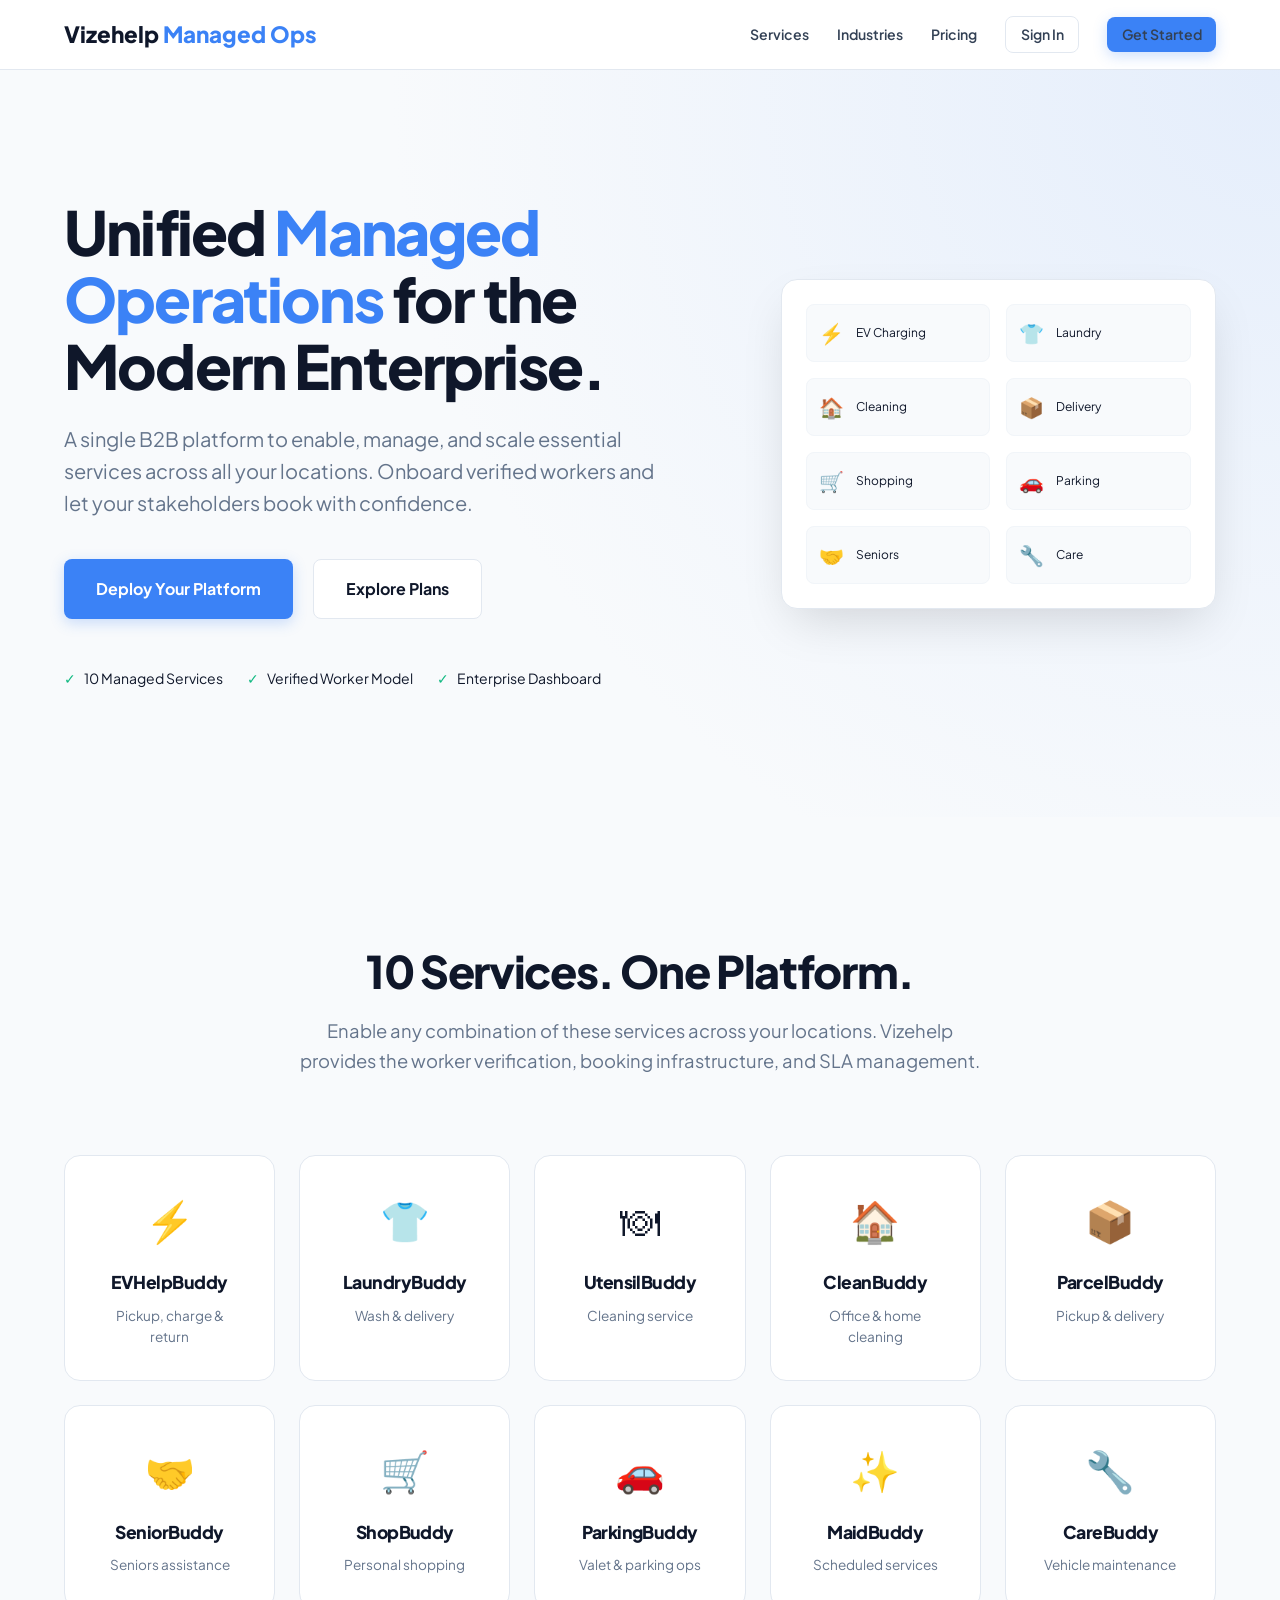
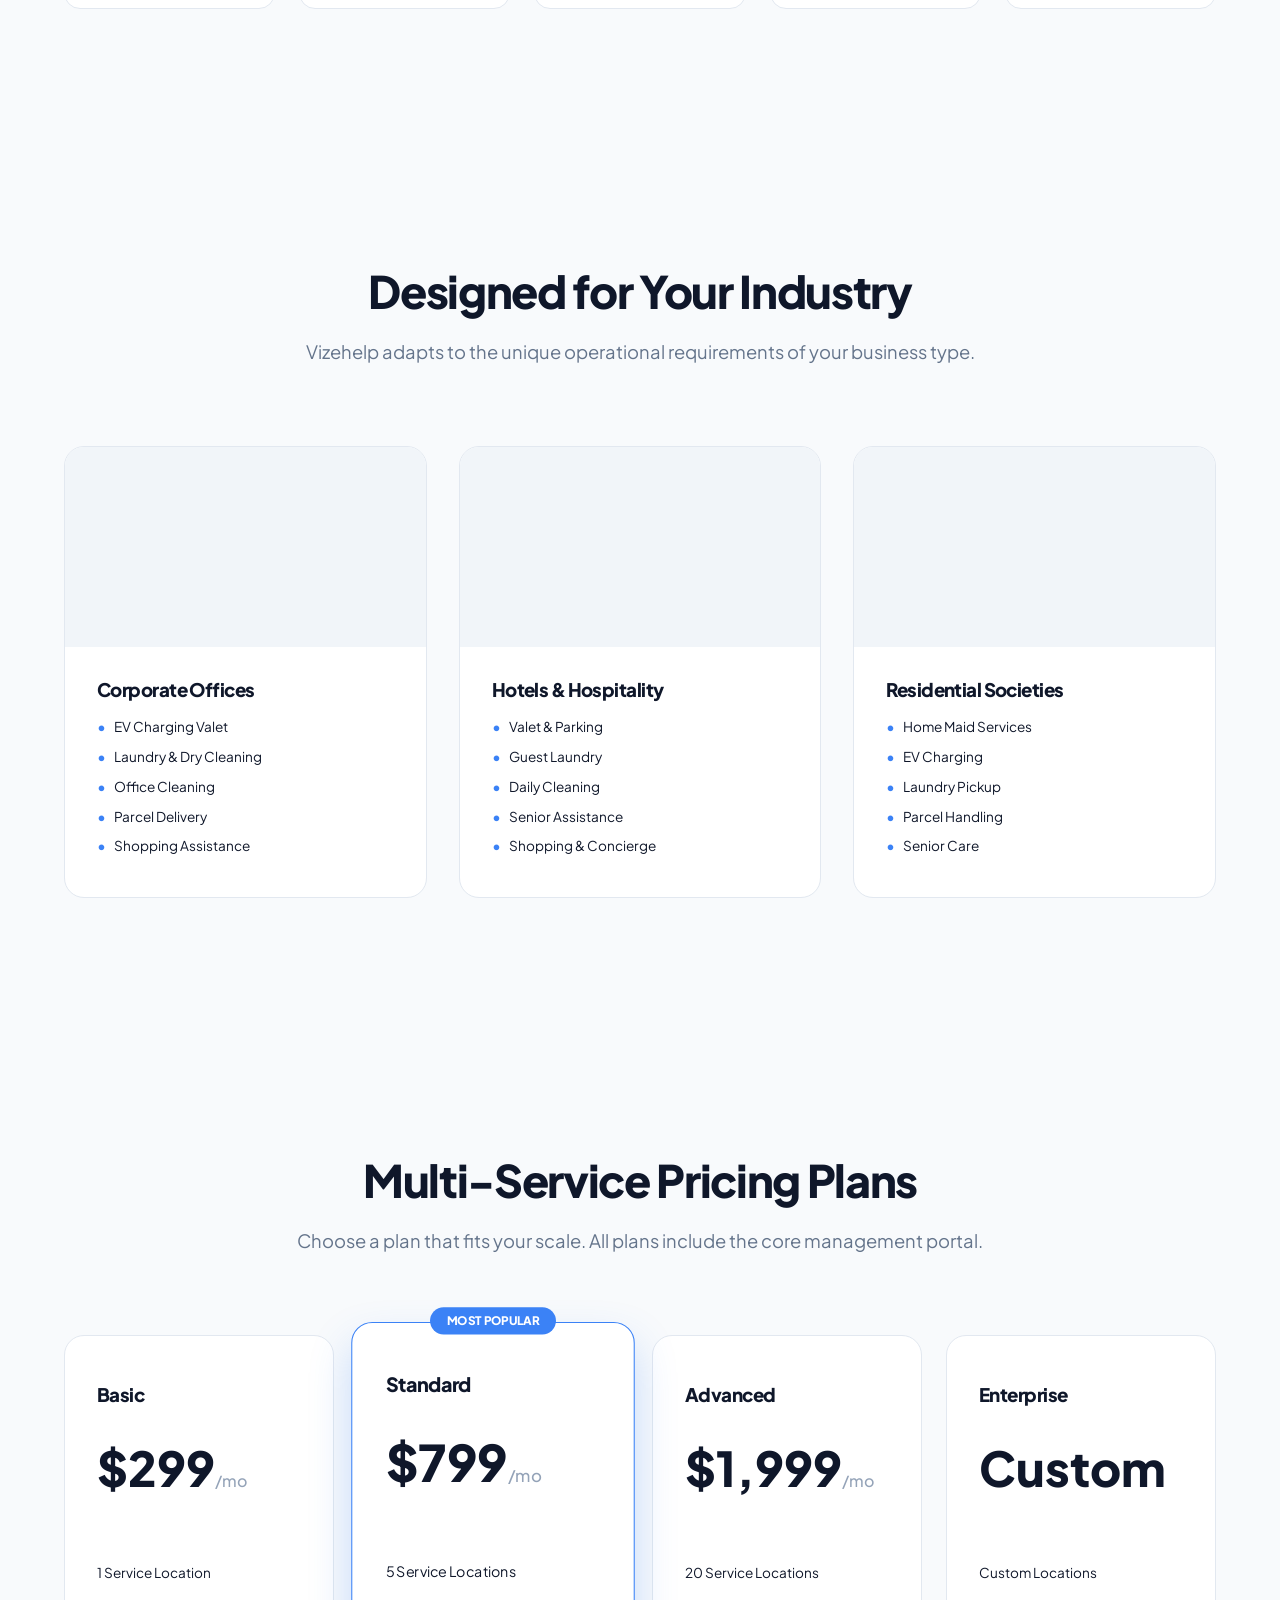
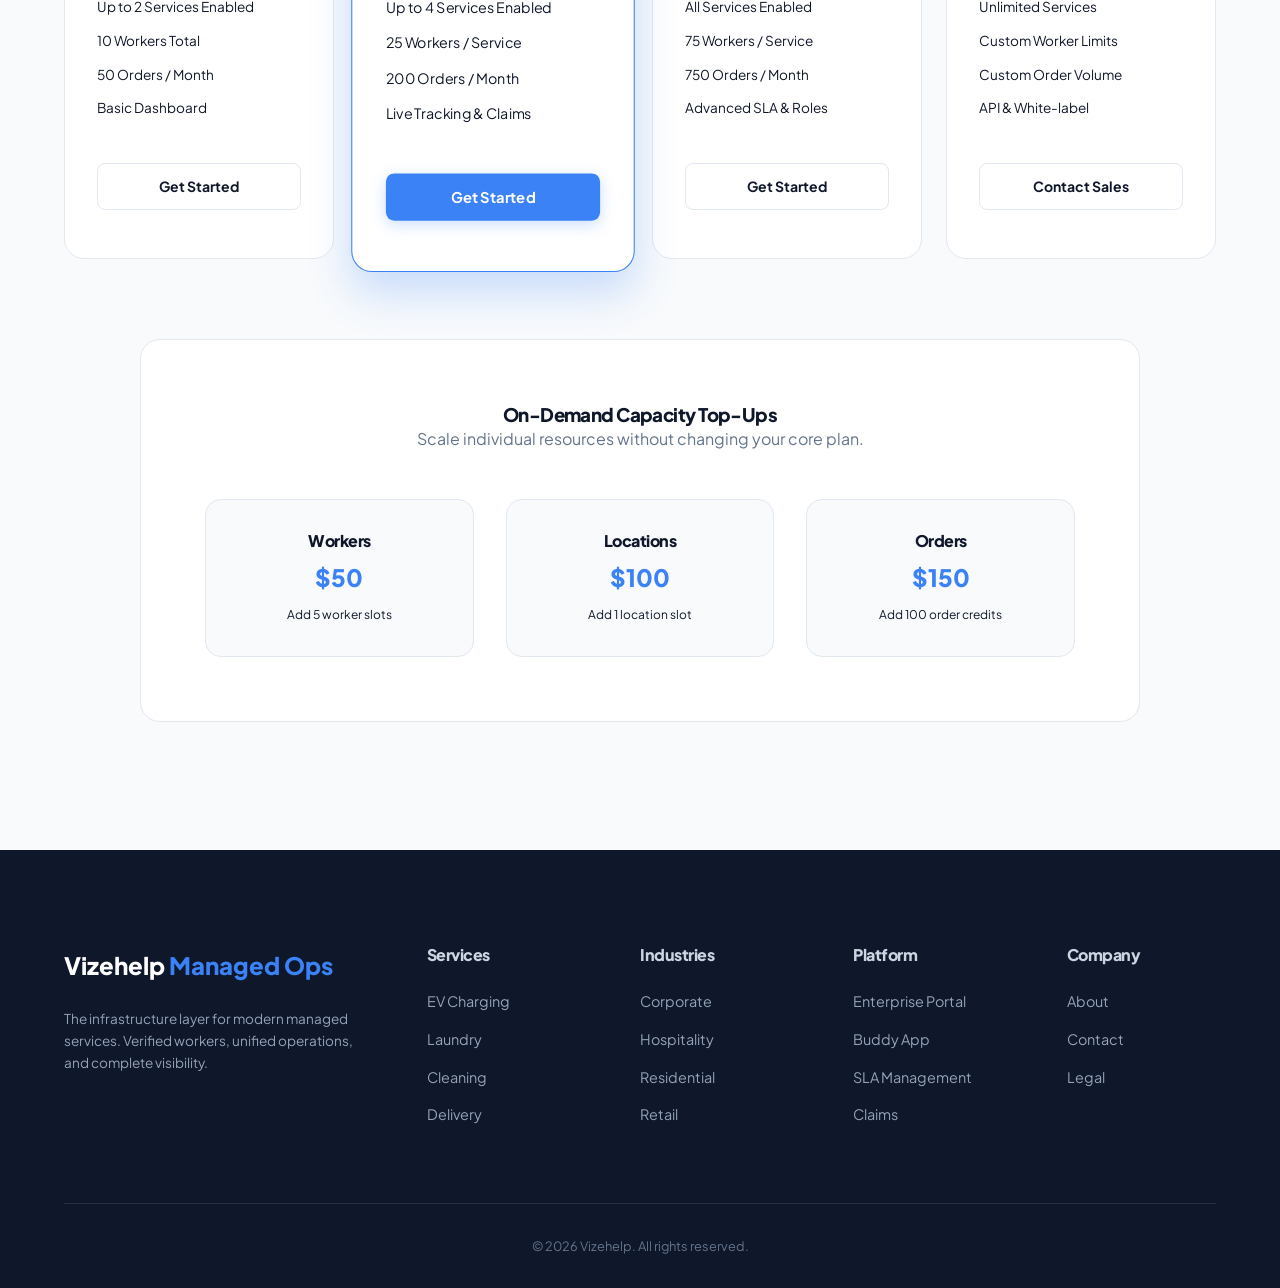
<file: enterprise-landing.html>
<!DOCTYPE html>
<html lang="en">
<head>
<meta charset="UTF-8">
<meta name="viewport" content="width=device-width, initial-scale=1.0">
<title>Vizehelp | Multi-Service Enterprise Managed Operations</title>
<link rel="stylesheet" href="css/design-system.css">
<style>
/* NAV */
.site-nav{background:rgba(255,255,255,0.95);backdrop-filter:blur(10px);border-bottom:1px solid var(--slate-200);padding:1rem 5%;display:flex;justify-content:space-between;align-items:center;position:sticky;top:0;z-index:100}
.logo{font-size:1.4rem;font-weight:800;color:var(--navy)}.logo span{color:var(--primary)}
.nav-links{display:flex;gap:1.75rem;align-items:center}
.nav-links a{font-weight:600;font-size:.88rem;color:var(--slate-700);transition:.2s}
.nav-links a:hover{color:var(--primary)}

/* HERO */
.hero{display:grid;grid-template-columns:1.2fr 0.8fr;gap:4rem;align-items:center;padding:8rem 5%;background:radial-gradient(circle at top right,rgba(59,130,246,.1) 0%,var(--slate-50) 60%);position:relative;overflow:hidden}
.hero-content{position:relative;z-index:2}
.hero h1{font-size:3.8rem;margin-bottom:1.5rem;line-height:1.1;color:var(--navy)}
.hero h1 em{font-style:normal;color:var(--primary);position:relative}
.hero p{font-size:1.25rem;color:var(--slate-500);margin-bottom:2.5rem;max-width:600px}
.hero-cta{display:flex;gap:1.25rem;margin-bottom:3rem}

.hero-visual{position:relative;z-index:2}
.service-float{background:var(--white);border-radius:var(--radius-xl);padding:1.5rem;box-shadow:var(--shadow-xl);border:1px solid var(--slate-200);display:grid;grid-template-columns:repeat(2,1fr);gap:1rem}
.float-item{display:flex;align-items:center;gap:0.75rem;padding:0.75rem;background:var(--slate-50);border-radius:var(--radius);border:1px solid var(--slate-100)}
.float-icon{font-size:1.25rem}

/* SERVICES SECTION */
.section{padding:8rem 5%}
.section-header{text-align:center;margin-bottom:5rem}
.section-header h2{font-size:2.8rem;margin-bottom:1.25rem;color:var(--navy)}
.section-header p{color:var(--slate-500);max-width:700px;margin:0 auto;font-size:1.15rem}

.services-showcase{display:grid;grid-template-columns:repeat(5,1fr);gap:1.5rem}
.svc-feature-card{background:var(--white);border:1px solid var(--slate-200);border-radius:var(--radius-xl);padding:2rem;transition:all 0.3s;text-align:center}
.svc-feature-card:hover{transform:translateY(-8px);border-color:var(--primary);box-shadow:var(--shadow-lg)}
.svc-feature-icon{font-size:2.5rem;margin-bottom:1.25rem;display:inline-block}
.svc-feature-card h3{font-size:1.1rem;margin-bottom:0.75rem}
.svc-feature-card p{font-size:0.85rem;color:var(--slate-500)}

/* INDUSTRIES */
.industries-grid{display:grid;grid-template-columns:repeat(3,1fr);gap:2rem}
.ind-card{background:var(--white);border-radius:var(--radius-2xl);overflow:hidden;border:1px solid var(--slate-200);transition:0.3s}
.ind-card:hover{box-shadow:var(--shadow-xl)}
.ind-img{height:200px;background-color:var(--slate-100);background-size:cover;background-position:center}
.ind-content{padding:2rem}
.ind-content h3{margin-bottom:1rem}
.ind-content ul{list-style:none;padding:0}
.ind-content li{font-size:0.85rem;color:var(--slate-600);margin-bottom:0.5rem;display:flex;align-items:center;gap:0.5rem}
.ind-content li::before{content:"•";color:var(--primary);font-weight:bold}

/* PRICING */
.pricing-section{background:var(--slate-100);padding:8rem 5%}
.pricing-grid{display:grid;grid-template-columns:repeat(4,1fr);gap:1.5rem}
.price-card{background:var(--white);border:1px solid var(--slate-200);border-radius:var(--radius-2xl);padding:3rem 2rem;display:flex;flex-direction:column;transition:.3s;position:relative}
.price-card.popular{border-color:var(--primary);box-shadow:0 20px 40px var(--primary-glow);transform:scale(1.05);z-index:2}
.pop-tag{position:absolute;top:-15px;left:50%;transform:translateX(-50%);background:var(--primary);color:white;padding:4px 16px;border-radius:20px;font-size:0.7rem;font-weight:800}
.price-amt{font-size:3rem;font-weight:800;margin:1.5rem 0}
.price-amt span{font-size:1rem;color:var(--slate-400);font-weight:500}
.price-features{list-style:none;margin:2rem 0;flex:1}
.price-features li{font-size:0.85rem;margin-bottom:0.75rem;display:flex;gap:0.75rem;align-items:flex-start}
.price-features li i{color:var(--success)}

/* TOP-UPS */
.topups-section{max-width:1000px;margin:5rem auto 0;background:var(--white);border-radius:var(--radius-2xl);padding:4rem;border:1px solid var(--slate-200)}
.topup-grid{display:grid;grid-template-columns:repeat(3,1fr);gap:2rem;margin-top:3rem}
.topup-card{background:var(--slate-50);padding:2rem;border-radius:var(--radius-xl);text-align:center;border:1px solid var(--slate-200)}
.topup-card h4{font-size:1rem;margin-bottom:0.5rem}
.topup-card .val{font-size:1.5rem;font-weight:800;color:var(--primary);margin-bottom:0.5rem}

/* FOOTER */
footer{background:var(--navy);color:white;padding:6rem 5% 2rem}
.footer-grid{display:grid;grid-template-columns:2fr 1fr 1fr 1fr 1fr;gap:4rem;margin-bottom:4rem}
.footer-logo{font-size:1.5rem;font-weight:800;margin-bottom:1.5rem}
.footer-logo span{color:var(--primary)}
.ftr-col h4{margin-bottom:1.5rem;font-size:1rem;color:var(--slate-300)}
.ftr-col ul{list-style:none}
.ftr-col li{margin-bottom:0.75rem}
.ftr-col a{color:var(--slate-400);font-size:0.9rem;transition:0.2s}
.ftr-col a:hover{color:var(--primary)}

@media(max-width:1200px){.pricing-grid{grid-template-columns:repeat(2,1fr)}}
@media(max-width:1024px){.hero{grid-template-columns:1fr}.services-showcase{grid-template-columns:repeat(3,1fr)}.industries-grid{grid-template-columns:1fr}}
</style>
</head>
<body>

<nav class="site-nav">
    <div class="logo">Vizehelp <span>Managed Ops</span></div>
    <div class="nav-links">
        <a href="#services">Services</a>
        <a href="#industries">Industries</a>
        <a href="#pricing">Pricing</a>
        <a href="enterprise-login.html" class="btn btn-outline btn-sm">Sign In</a>
        <a href="enterprise-signup.html" class="btn btn-primary btn-sm">Get Started</a>
    </div>
</nav>

<section class="hero">
    <div class="hero-content">
        <h1>Unified <em>Managed Operations</em> for the Modern Enterprise.</h1>
        <p>A single B2B platform to enable, manage, and scale essential services across all your locations. Onboard verified workers and let your stakeholders book with confidence.</p>
        <div class="hero-cta">
            <a href="enterprise-signup.html" class="btn btn-primary btn-lg">Deploy Your Platform</a>
            <a href="#pricing" class="btn btn-outline btn-lg" style="background:white">Explore Plans</a>
        </div>
        <div class="flex gap-6 mt-8">
            <div class="flex items-center gap-2 text-sm font-bold text-slate-600"><span style="color:var(--success)">✓</span> 10 Managed Services</div>
            <div class="flex items-center gap-2 text-sm font-bold text-slate-600"><span style="color:var(--success)">✓</span> Verified Worker Model</div>
            <div class="flex items-center gap-2 text-sm font-bold text-slate-600"><span style="color:var(--success)">✓</span> Enterprise Dashboard</div>
        </div>
    </div>
    <div class="hero-visual">
        <div class="service-float">
            <div class="float-item"><span class="float-icon">⚡</span> <span class="text-xs font-bold">EV Charging</span></div>
            <div class="float-item"><span class="float-icon">👕</span> <span class="text-xs font-bold">Laundry</span></div>
            <div class="float-item"><span class="float-icon">🏠</span> <span class="text-xs font-bold">Cleaning</span></div>
            <div class="float-item"><span class="float-icon">📦</span> <span class="text-xs font-bold">Delivery</span></div>
            <div class="float-item"><span class="float-icon">🛒</span> <span class="text-xs font-bold">Shopping</span></div>
            <div class="float-item"><span class="float-icon">🚗</span> <span class="text-xs font-bold">Parking</span></div>
            <div class="float-item"><span class="float-icon">🤝</span> <span class="text-xs font-bold">Seniors</span></div>
            <div class="float-item"><span class="float-icon">🔧</span> <span class="text-xs font-bold">Care</span></div>
        </div>
    </div>
</section>

<section class="section" id="services">
    <div class="section-header">
        <h2>10 Services. One Platform.</h2>
        <p>Enable any combination of these services across your locations. Vizehelp provides the worker verification, booking infrastructure, and SLA management.</p>
    </div>
    <div class="services-showcase">
        <div class="svc-feature-card"><span class="svc-feature-icon">⚡</span><h3>EVHelpBuddy</h3><p>Pickup, charge & return</p></div>
        <div class="svc-feature-card"><span class="svc-feature-icon">👕</span><h3>LaundryBuddy</h3><p>Wash & delivery</p></div>
        <div class="svc-feature-card"><span class="svc-feature-icon">🍽</span><h3>UtensilBuddy</h3><p>Cleaning service</p></div>
        <div class="svc-feature-card"><span class="svc-feature-icon">🏠</span><h3>CleanBuddy</h3><p>Office & home cleaning</p></div>
        <div class="svc-feature-card"><span class="svc-feature-icon">📦</span><h3>ParcelBuddy</h3><p>Pickup & delivery</p></div>
        <div class="svc-feature-card"><span class="svc-feature-icon">🤝</span><h3>SeniorBuddy</h3><p>Seniors assistance</p></div>
        <div class="svc-feature-card"><span class="svc-feature-icon">🛒</span><h3>ShopBuddy</h3><p>Personal shopping</p></div>
        <div class="svc-feature-card"><span class="svc-feature-icon">🚗</span><h3>ParkingBuddy</h3><p>Valet & parking ops</p></div>
        <div class="svc-feature-card"><span class="svc-feature-icon">✨</span><h3>MaidBuddy</h3><p>Scheduled services</p></div>
        <div class="svc-feature-card"><span class="svc-feature-icon">🔧</span><h3>CareBuddy</h3><p>Vehicle maintenance</p></div>
    </div>
</section>

<section class="section" id="industries" style="background:var(--slate-50)">
    <div class="section-header">
        <h2>Designed for Your Industry</h2>
        <p>Vizehelp adapts to the unique operational requirements of your business type.</p>
    </div>
    <div class="industries-grid">
        <div class="ind-card">
            <div class="ind-img" style="background-image:url('https://images.unsplash.com/photo-1497366216548-37526070297c?auto=format&fit=crop&q=80&w=800')"></div>
            <div class="ind-content">
                <h3>Corporate Offices</h3>
                <ul><li>EV Charging Valet</li><li>Laundry & Dry Cleaning</li><li>Office Cleaning</li><li>Parcel Delivery</li><li>Shopping Assistance</li></ul>
            </div>
        </div>
        <div class="ind-card">
            <div class="ind-img" style="background-image:url('https://images.unsplash.com/photo-1566073771259-6a8506099945?auto=format&fit=crop&q=80&w=800')"></div>
            <div class="ind-content">
                <h3>Hotels & Hospitality</h3>
                <ul><li>Valet & Parking</li><li>Guest Laundry</li><li>Daily Cleaning</li><li>Senior Assistance</li><li>Shopping & Concierge</li></ul>
            </div>
        </div>
        <div class="ind-card">
            <div class="ind-img" style="background-image:url('https://images.unsplash.com/photo-1545324418-cc1a3fa10c00?auto=format&fit=crop&q=80&w=800')"></div>
            <div class="ind-content">
                <h3>Residential Societies</h3>
                <ul><li>Home Maid Services</li><li>EV Charging</li><li>Laundry Pickup</li><li>Parcel Handling</li><li>Senior Care</li></ul>
            </div>
        </div>
    </div>
</section>

<section class="section" id="pricing">
    <div class="section-header">
        <h2>Multi-Service Pricing Plans</h2>
        <p>Choose a plan that fits your scale. All plans include the core management portal.</p>
    </div>
    <div class="pricing-grid">
        <div class="price-card">
            <h3>Basic</h3>
            <div class="price-amt">$299<span>/mo</span></div>
            <ul class="price-features">
                <li>1 Service Location</li>
                <li>Up to 2 Services Enabled</li>
                <li>10 Workers Total</li>
                <li>50 Orders / Month</li>
                <li>Basic Dashboard</li>
            </ul>
            <a href="enterprise-signup.html" class="btn btn-outline btn-block">Get Started</a>
        </div>
        <div class="price-card popular">
            <div class="pop-tag">MOST POPULAR</div>
            <h3>Standard</h3>
            <div class="price-amt">$799<span>/mo</span></div>
            <ul class="price-features">
                <li>5 Service Locations</li>
                <li>Up to 4 Services Enabled</li>
                <li>25 Workers / Service</li>
                <li>200 Orders / Month</li>
                <li>Live Tracking & Claims</li>
            </ul>
            <a href="enterprise-signup.html" class="btn btn-primary btn-block">Get Started</a>
        </div>
        <div class="price-card">
            <h3>Advanced</h3>
            <div class="price-amt">$1,999<span>/mo</span></div>
            <ul class="price-features">
                <li>20 Service Locations</li>
                <li>All Services Enabled</li>
                <li>75 Workers / Service</li>
                <li>750 Orders / Month</li>
                <li>Advanced SLA & Roles</li>
            </ul>
            <a href="enterprise-signup.html" class="btn btn-outline btn-block">Get Started</a>
        </div>
        <div class="price-card">
            <h3>Enterprise</h3>
            <div class="price-amt">Custom</div>
            <ul class="price-features">
                <li>Custom Locations</li>
                <li>Unlimited Services</li>
                <li>Custom Worker Limits</li>
                <li>Custom Order Volume</li>
                <li>API & White-label</li>
            </ul>
            <a href="enterprise-signup.html" class="btn btn-outline btn-block">Contact Sales</a>
        </div>
    </div>

    <div class="topups-section">
        <h3 class="text-center">On-Demand Capacity Top-Ups</h3>
        <p class="text-center text-muted">Scale individual resources without changing your core plan.</p>
        <div class="topup-grid">
            <div class="topup-card"><h4>Workers</h4><div class="val">$50</div><p class="text-xs">Add 5 worker slots</p></div>
            <div class="topup-card"><h4>Locations</h4><div class="val">$100</div><p class="text-xs">Add 1 location slot</p></div>
            <div class="topup-card"><h4>Orders</h4><div class="val">$150</div><p class="text-xs">Add 100 order credits</p></div>
        </div>
    </div>
</section>

<footer>
    <div class="footer-grid">
        <div>
            <div class="footer-logo">Vizehelp <span>Managed Ops</span></div>
            <p style="color:var(--slate-400);font-size:0.85rem">The infrastructure layer for modern managed services. Verified workers, unified operations, and complete visibility.</p>
        </div>
        <div class="ftr-col">
            <h4>Services</h4>
            <ul>
                <li><a href="#">EV Charging</a></li>
                <li><a href="#">Laundry</a></li>
                <li><a href="#">Cleaning</a></li>
                <li><a href="#">Delivery</a></li>
            </ul>
        </div>
        <div class="ftr-col">
            <h4>Industries</h4>
            <ul>
                <li><a href="#">Corporate</a></li>
                <li><a href="#">Hospitality</a></li>
                <li><a href="#">Residential</a></li>
                <li><a href="#">Retail</a></li>
            </ul>
        </div>
        <div class="ftr-col">
            <h4>Platform</h4>
            <ul>
                <li><a href="#">Enterprise Portal</a></li>
                <li><a href="#">Buddy App</a></li>
                <li><a href="#">SLA Management</a></li>
                <li><a href="#">Claims</a></li>
            </ul>
        </div>
        <div class="ftr-col">
            <h4>Company</h4>
            <ul>
                <li><a href="#">About</a></li>
                <li><a href="#">Contact</a></li>
                <li><a href="#">Legal</a></li>
            </ul>
        </div>
    </div>
    <div style="border-top:1px solid rgba(255,255,255,0.1);padding-top:2rem;text-align:center;font-size:0.8rem;color:var(--slate-500)">
        © 2026 Vizehelp. All rights reserved.
    </div>
</footer>

</body>
</html>
</file>
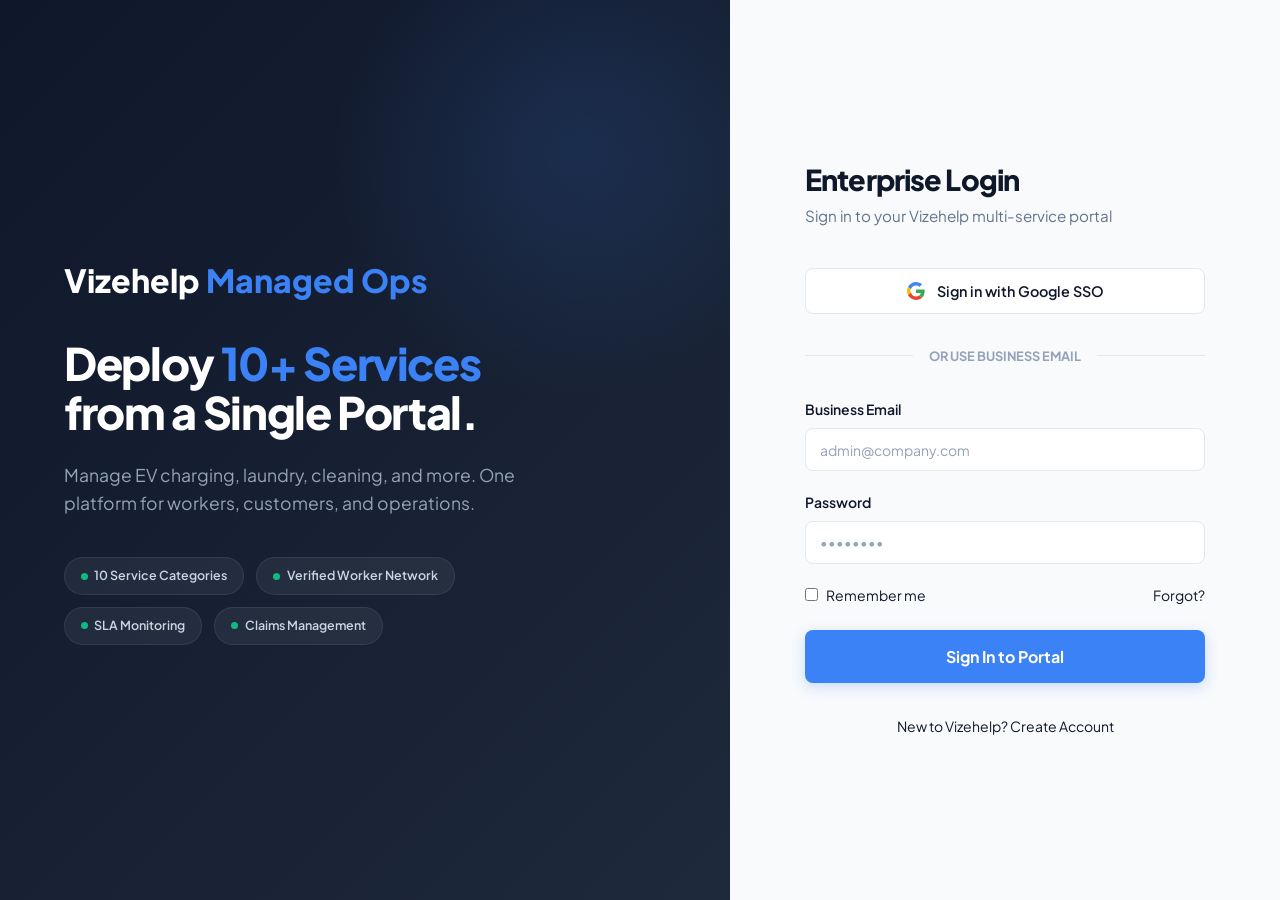
<file: enterprise-login.html>
<!DOCTYPE html>
<html lang="en">
<head>
<meta charset="UTF-8">
<meta name="viewport" content="width=device-width, initial-scale=1.0">
<title>Vizehelp | Enterprise Login</title>
<link rel="stylesheet" href="css/design-system.css">
<style>
body{min-height:100vh;display:flex;background:var(--navy)}
.left{flex:1;display:flex;flex-direction:column;justify-content:center;padding:4rem 5%;background:linear-gradient(135deg,#0F172A 0%,#1E293B 100%);position:relative;overflow:hidden}
.left::before{content:'';position:absolute;width:500px;height:500px;background:radial-gradient(circle,rgba(59,130,246,.15),transparent 70%);top:-100px;right:-100px;border-radius:50%}
.brand{position:relative;z-index:1;max-width:480px}
.brand .logo{font-size:2rem;font-weight:800;color:#fff;margin-bottom:2rem}
.brand .logo span{color:var(--primary)}
.brand h1{font-size:2.8rem;font-weight:800;color:#fff;line-height:1.1;margin-bottom:1.5rem}
.brand h1 em{font-style:normal;color:var(--primary)}
.brand p{color:var(--slate-400);font-size:1.1rem;line-height:1.6;margin-bottom:2.5rem}
.trust-pills{display:flex;flex-wrap:wrap;gap:.75rem}
.pill{display:flex;align-items:center;gap:.4rem;background:rgba(255,255,255,.06);border:1px solid rgba(255,255,255,.08);padding:.5rem 1rem;border-radius:var(--radius-full);font-size:.78rem;font-weight:600;color:var(--slate-300)}
.pill .dot{width:7px;height:7px;border-radius:50%;background:var(--success)}

.right{width:550px;display:flex;align-items:center;justify-content:center;padding:3rem;background:var(--slate-50)}
.login-card{width:100%;max-width:400px}
.login-card h2{font-size:1.8rem;margin-bottom:.5rem;color:var(--navy)}
.login-card .sub{color:var(--slate-500);font-size:.95rem;margin-bottom:2.5rem}

.social-btn{width:100%;padding:.8rem;border-radius:var(--radius);border:1.5px solid var(--slate-200);background:var(--white);font-weight:600;font-size:.9rem;display:flex;align-items:center;justify-content:center;gap:.75rem;cursor:pointer;transition:.2s;margin-bottom:1rem;color:var(--navy)}
.social-btn:hover{border-color:var(--primary);background:var(--primary-light)}

.divider{display:flex;align-items:center;gap:1rem;margin:2rem 0;color:var(--slate-400);font-size:.8rem;font-weight:700;text-transform:uppercase}
.divider::before,.divider::after{content:'';flex:1;height:1px;background:var(--slate-200)}

@media(max-width:1024px){.left{display:none}.right{width:100%}}
</style>
</head>
<body>

<div class="left">
    <div class="brand">
        <div class="logo">Vizehelp <span>Managed Ops</span></div>
        <h1>Deploy <em>10+ Services</em> from a Single Portal.</h1>
        <p>Manage EV charging, laundry, cleaning, and more. One platform for workers, customers, and operations.</p>
        <div class="trust-pills">
            <div class="pill"><span class="dot"></span> 10 Service Categories</div>
            <div class="pill"><span class="dot"></span> Verified Worker Network</div>
            <div class="pill"><span class="dot"></span> SLA Monitoring</div>
            <div class="pill"><span class="dot"></span> Claims Management</div>
        </div>
    </div>
</div>

<div class="right">
    <div class="login-card">
        <h2>Enterprise Login</h2>
        <p class="sub">Sign in to your Vizehelp multi-service portal</p>
        
        <button class="social-btn">
            <svg width="18" height="18" viewBox="0 0 48 48"><path fill="#4285F4" d="M24 9.5c3.54 0 6.71 1.22 9.21 3.6l6.85-6.85C35.9 2.38 30.47 0 24 0 14.62 0 6.51 5.38 2.56 13.22l7.98 6.19C12.43 13.72 17.74 9.5 24 9.5z"/><path fill="#34A853" d="M46.98 24.55c0-1.57-.15-3.09-.38-4.55H24v9.02h12.94c-.58 2.96-2.26 5.48-4.78 7.18l7.73 6c4.51-4.18 7.09-10.36 7.09-17.65z"/><path fill="#FBBC05" d="M10.53 28.59A14.5 14.5 0 019.5 24c0-1.59.28-3.14.76-4.59l-7.98-6.19A23.99 23.99 0 000 24c0 3.77.87 7.34 2.44 10.52l8.09-5.93z"/><path fill="#EA4335" d="M24 48c6.48 0 11.93-2.13 15.89-5.81l-7.73-6c-2.15 1.45-4.92 2.3-8.16 2.3-6.26 0-11.57-4.22-13.47-9.91l-7.98 6.19C6.51 42.62 14.62 48 24 48z"/></svg>
            Sign in with Google SSO
        </button>

        <div class="divider">or use business email</div>

        <form action="enterprise-dashboard.html">
            <div class="form-group">
                <label class="form-label">Business Email</label>
                <input class="form-input" type="email" placeholder="admin@company.com" required>
            </div>
            <div class="form-group">
                <label class="form-label">Password</label>
                <input class="form-input" type="password" placeholder="••••••••" required>
            </div>
            <div class="flex justify-between items-center mb-6">
                <label class="flex items-center gap-2 text-sm text-slate-600"><input type="checkbox"> Remember me</label>
                <a href="#" class="text-sm font-bold text-primary">Forgot?</a>
            </div>
            <button class="btn btn-primary btn-block btn-lg">Sign In to Portal</button>
        </form>

        <p class="text-center mt-8 text-sm text-slate-500">
            New to Vizehelp? <a href="enterprise-signup.html" class="text-primary font-bold">Create Account</a>
        </p>
    </div>
</div>

</body>
</html>
</file>
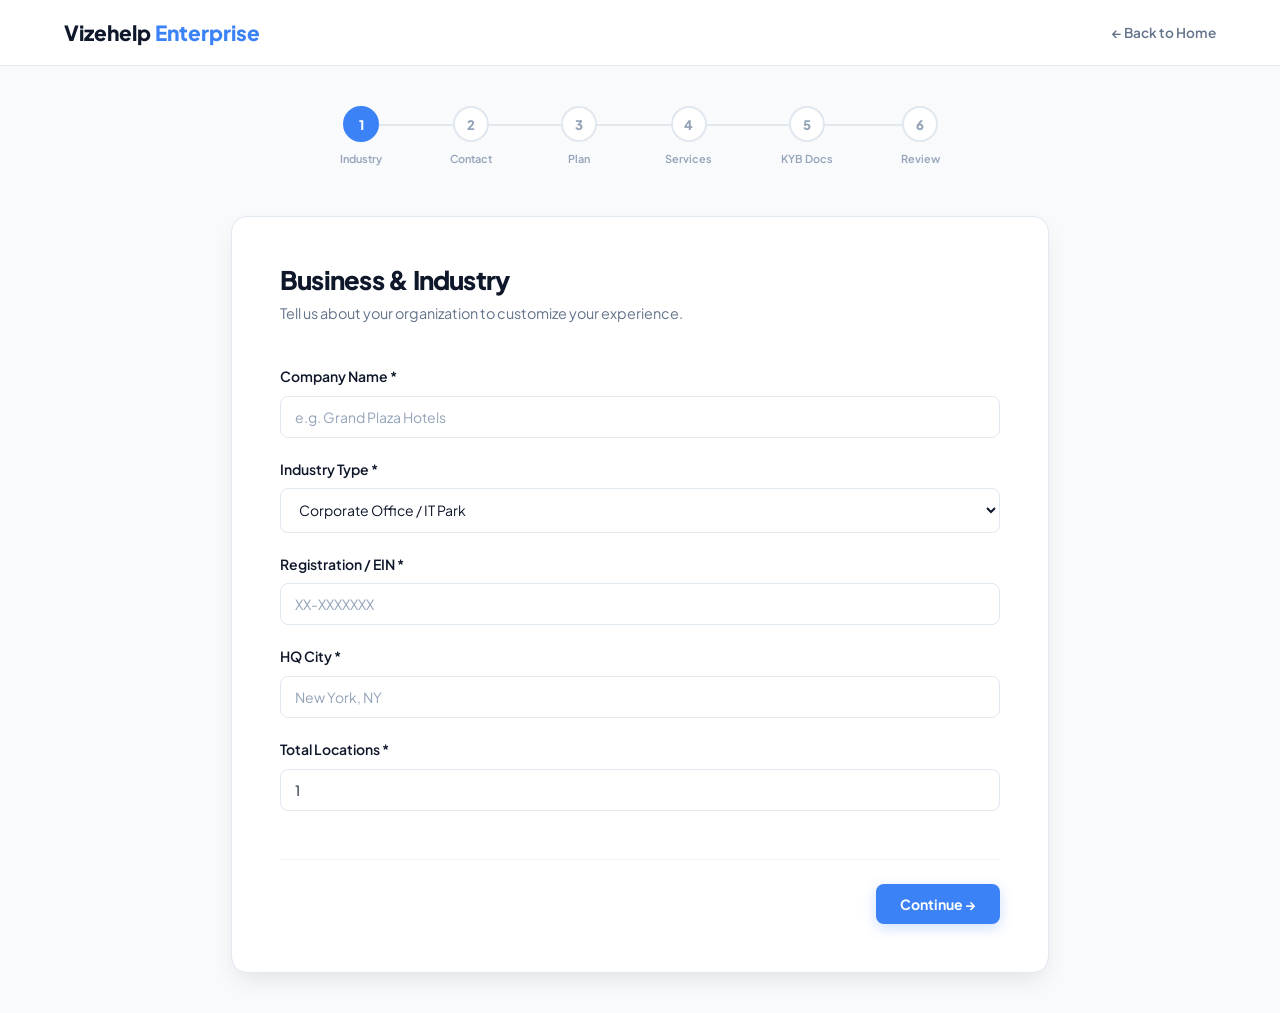
<file: enterprise-signup.html>
<!DOCTYPE html>
<html lang="en">
<head>
<meta charset="UTF-8">
<meta name="viewport" content="width=device-width, initial-scale=1.0">
<title>Vizehelp | Enterprise Multi-Service Signup</title>
<link rel="stylesheet" href="css/design-system.css">
<style>
.signup-nav{background:var(--white);border-bottom:1px solid var(--slate-200);padding:1rem 5%;display:flex;justify-content:space-between;align-items:center}
.logo{font-size:1.3rem;font-weight:800}.logo span{color:var(--primary)}
.signup-wrap{max-width:850px;margin:2.5rem auto;padding:0 1rem}

/* STEPPER */
.stepper{display:flex;justify-content:space-between;margin-bottom:3rem;position:relative;max-width:600px;margin-left:auto;margin-right:auto}
.stepper::before{content:'';position:absolute;top:18px;left:30px;right:30px;height:2px;background:var(--slate-200);z-index:0}
.step-dot{display:flex;flex-direction:column;align-items:center;position:relative;z-index:1}
.step-circle{width:36px;height:36px;border-radius:50%;display:flex;align-items:center;justify-content:center;font-weight:800;font-size:.82rem;border:2px solid var(--slate-200);background:var(--white);color:var(--slate-400);transition:.3s}
.step-dot.active .step-circle{border-color:var(--primary);background:var(--primary);color:var(--white)}
.step-dot.done .step-circle{border-color:var(--success);background:var(--success);color:var(--white)}
.step-label{font-size:.68rem;font-weight:600;color:var(--slate-400);margin-top:.5rem}

/* FORM */
.form-card{background:var(--white);padding:3rem;border-radius:var(--radius-xl);box-shadow:var(--shadow-lg);border:1px solid var(--slate-200);min-height:500px}
.form-title{font-size:1.6rem;margin-bottom:.5rem}
.form-subtitle{color:var(--slate-500);font-size:.9rem;margin-bottom:2.5rem}

.svc-selection-grid{display:grid;grid-template-columns:repeat(2,1fr);gap:1rem;margin-top:1.5rem}
.svc-opt{border:2px solid var(--slate-200);border-radius:var(--radius-lg);padding:1rem;cursor:pointer;display:flex;align-items:center;gap:1rem;transition:0.2s}
.svc-opt:hover,.svc-opt.selected{border-color:var(--primary);background:var(--primary-light)}
.svc-opt.selected i{color:var(--primary)}

.plan-grid{display:grid;grid-template-columns:repeat(2,1fr);gap:1.25rem}
.plan-opt{border:2px solid var(--slate-200);border-radius:var(--radius-xl);padding:1.5rem;cursor:pointer;transition:0.2s;position:relative}
.plan-opt:hover,.plan-opt.selected{border-color:var(--primary);background:var(--primary-light)}
.plan-opt.selected::after{content:'✓';position:absolute;top:1rem;right:1rem;background:var(--primary);color:white;width:24px;height:24px;border-radius:50%;display:flex;align-items:center;justify-content:center;font-size:0.7rem;font-weight:800}

.upload-zone{border:2px dashed var(--slate-300);border-radius:var(--radius-lg);padding:2.5rem;text-align:center;cursor:pointer;transition:0.2s}
.upload-zone:hover{border-color:var(--primary);background:var(--primary-light)}

.review-sec{border:1px solid var(--slate-200);border-radius:var(--radius-lg);padding:1.5rem;margin-bottom:1rem}
.review-row{display:flex;justify-content:space-between;padding:0.5rem 0;font-size:0.85rem;border-bottom:1px solid var(--slate-100)}

.form-actions{display:flex;justify-content:space-between;margin-top:3rem;padding-top:1.5rem;border-top:1px solid var(--slate-100)}

.hidden{display:none}
</style>
</head>
<body>

<nav class="signup-nav">
    <div class="logo">Vizehelp <span>Enterprise</span></div>
    <a href="enterprise-landing.html" style="font-size:.85rem;color:var(--slate-500);font-weight:600">← Back to Home</a>
</nav>

<div class="signup-wrap">
    <div class="stepper" id="stepper">
        <div class="step-dot active" data-step="1"><div class="step-circle">1</div><div class="step-label">Industry</div></div>
        <div class="step-dot" data-step="2"><div class="step-circle">2</div><div class="step-label">Contact</div></div>
        <div class="step-dot" data-step="3"><div class="step-circle">3</div><div class="step-label">Plan</div></div>
        <div class="step-dot" data-step="4"><div class="step-circle">4</div><div class="step-label">Services</div></div>
        <div class="step-dot" data-step="5"><div class="step-circle">5</div><div class="step-label">KYB Docs</div></div>
        <div class="step-dot" data-step="6"><div class="step-circle">6</div><div class="step-label">Review</div></div>
    </div>

    <!-- STEP 1: Business & Industry -->
    <div class="form-card step-panel" id="step-1">
        <h2 class="form-title">Business & Industry</h2>
        <p class="form-subtitle">Tell us about your organization to customize your experience.</p>
        <div class="form-group"><label class="form-label">Company Name *</label><input class="form-input" placeholder="e.g. Grand Plaza Hotels"></div>
        <div class="grid-2 gap-4">
            <div class="form-group">
                <label class="form-label">Industry Type *</label>
                <select class="form-input">
                    <option>Corporate Office / IT Park</option>
                    <option>Hotels & Hospitality</option>
                    <option>Residential Society</option>
                    <option>Malls & Retail</option>
                    <option>Fleet Operator</option>
                    <option>Senior Living & Healthcare</option>
                </select>
            </div>
            <div class="form-group"><label class="form-label">Registration / EIN *</label><input class="form-input" placeholder="XX-XXXXXXX"></div>
        </div>
        <div class="grid-2 gap-4">
            <div class="form-group"><label class="form-label">HQ City *</label><input class="form-input" placeholder="New York, NY"></div>
            <div class="form-group"><label class="form-label">Total Locations *</label><input type="number" class="form-input" value="1"></div>
        </div>
        <div class="form-actions"><div></div><button class="btn btn-primary" onclick="goStep(2)">Continue →</button></div>
    </div>

    <!-- STEP 2: Authorized Contact -->
    <div class="form-card step-panel hidden" id="step-2">
        <h2 class="form-title">Primary Admin Contact</h2>
        <p class="form-subtitle">This person will manage the master platform account.</p>
        <div class="grid-2 gap-4">
            <div class="form-group"><label class="form-label">Full Name *</label><input class="form-input" placeholder="Jane Doe"></div>
            <div class="form-group"><label class="form-label">Job Title *</label><input class="form-input" placeholder="Operations Director"></div>
        </div>
        <div class="form-group"><label class="form-label">Business Email *</label><input type="email" class="form-input" placeholder="jane@company.com"></div>
        <div class="grid-2 gap-4">
            <div class="form-group"><label class="form-label">Password *</label><input type="password" class="form-input"></div>
            <div class="form-group"><label class="form-label">Confirm Password *</label><input type="password" class="form-input"></div>
        </div>
        <div class="form-actions"><button class="btn btn-outline" onclick="goStep(1)">← Back</button><button class="btn btn-primary" onclick="goStep(3)">Continue →</button></div>
    </div>

    <!-- STEP 3: Plan Selection -->
    <div class="form-card step-panel hidden" id="step-3">
        <h2 class="form-title">Select Your Foundation Plan</h2>
        <p class="form-subtitle">Choose the scaling tier that fits your multi-service needs.</p>
        <div class="plan-grid">
            <div class="plan-opt" onclick="selPlan(this, 'Basic')">
                <div class="font-bold">Basic — $299/mo</div>
                <div class="text-xs text-muted mt-2">1 Location · 2 Services · 10 Workers</div>
            </div>
            <div class="plan-opt selected" onclick="selPlan(this, 'Standard')">
                <div class="badge badge-primary mb-2">Popular</div>
                <div class="font-bold">Standard — $799/mo</div>
                <div class="text-xs text-muted mt-2">5 Locations · 4 Services · 25 Workers/Svc</div>
            </div>
            <div class="plan-opt" onclick="selPlan(this, 'Advanced')">
                <div class="font-bold">Advanced — $1,999/mo</div>
                <div class="text-xs text-muted mt-2">20 Locations · All Services · 75 Workers/Svc</div>
            </div>
            <div class="plan-opt" onclick="selPlan(this, 'Enterprise')">
                <div class="font-bold">Enterprise — Custom</div>
                <div class="text-xs text-muted mt-2">Unlimited Scaling · White-label · API</div>
            </div>
        </div>
        <div class="form-actions"><button class="btn btn-outline" onclick="goStep(2)">← Back</button><button class="btn btn-primary" onclick="goStep(4)">Continue →</button></div>
    </div>

    <!-- STEP 4: Service Enablement -->
    <div class="form-card step-panel hidden" id="step-4">
        <h2 class="form-title">Enable Managed Services</h2>
        <p class="form-subtitle">Select the services you want to launch with. You can enable more later.</p>
        <div class="svc-selection-grid">
            <div class="svc-opt selected" onclick="this.classList.toggle('selected')"><span>⚡</span><div class="text-sm font-bold">EVHelpBuddy</div></div>
            <div class="svc-opt" onclick="this.classList.toggle('selected')"><span>👕</span><div class="text-sm font-bold">LaundryBuddy</div></div>
            <div class="svc-opt" onclick="this.classList.toggle('selected')"><span>🍽</span><div class="text-sm font-bold">UtensilBuddy</div></div>
            <div class="svc-opt selected" onclick="this.classList.toggle('selected')"><span>🏠</span><div class="text-sm font-bold">CleanBuddy</div></div>
            <div class="svc-opt" onclick="this.classList.toggle('selected')"><span>📦</span><div class="text-sm font-bold">ParcelBuddy</div></div>
            <div class="svc-opt" onclick="this.classList.toggle('selected')"><span>🤝</span><div class="text-sm font-bold">SeniorBuddy</div></div>
            <div class="svc-opt" onclick="this.classList.toggle('selected')"><span>🛒</span><div class="text-sm font-bold">ShopBuddy</div></div>
            <div class="svc-opt" onclick="this.classList.toggle('selected')"><span>🚗</span><div class="text-sm font-bold">ParkingBuddy</div></div>
            <div class="svc-opt" onclick="this.classList.toggle('selected')"><span>✨</span><div class="text-sm font-bold">MaidBuddy</div></div>
            <div class="svc-opt" onclick="this.classList.toggle('selected')"><span>🔧</span><div class="text-sm font-bold">CareBuddy</div></div>
        </div>
        <div class="form-actions"><button class="btn btn-outline" onclick="goStep(3)">← Back</button><button class="btn btn-primary" onclick="goStep(5)">Continue →</button></div>
    </div>

    <!-- STEP 5: Document Upload -->
    <div class="form-card step-panel hidden" id="step-5">
        <h2 class="form-title">Enterprise Verification (KYB)</h2>
        <p class="form-subtitle">Upload your official registration documents for platform approval.</p>
        <div class="form-group">
            <label class="form-label">Business Registration Certificate *</label>
            <div class="upload-zone">📁 Click to upload Business_Registration.pdf</div>
        </div>
        <div class="form-group">
            <label class="form-label">Tax ID Proof *</label>
            <div class="upload-zone">📁 Click to upload Tax_Certificate.pdf</div>
        </div>
        <div class="form-actions"><button class="btn btn-outline" onclick="goStep(4)">← Back</button><button class="btn btn-primary" onclick="goStep(6)">Continue →</button></div>
    </div>

    <!-- STEP 6: Review -->
    <div class="form-card step-panel hidden" id="step-6">
        <h2 class="form-title">Final Review</h2>
        <p class="form-subtitle">Review your setup before submitting for verification.</p>
        <div class="review-sec">
            <div class="review-row"><span>Organization</span><span class="font-bold">Grand Plaza Hotels</span></div>
            <div class="review-row"><span>Industry</span><span>Hotels & Hospitality</span></div>
            <div class="review-row"><span>Primary Admin</span><span>Jane Doe (jane@company.com)</span></div>
            <div class="review-row"><span>Subscription Plan</span><span class="badge badge-primary">Standard ($799/mo)</span></div>
            <div class="review-row"><span>Enabled Services</span><span>EVHelpBuddy, CleanBuddy</span></div>
        </div>
        <div class="form-actions"><button class="btn btn-outline" onclick="goStep(5)">← Back</button><button class="btn btn-primary btn-lg" onclick="location.href='enterprise-dashboard.html'">Submit Application →</button></div>
    </div>
</div>

<script>
function goStep(n) {
    document.querySelectorAll('.step-panel').forEach(p => p.classList.add('hidden'));
    document.getElementById('step-' + n).classList.remove('hidden');
    document.querySelectorAll('.step-dot').forEach(d => {
        const s = parseInt(d.dataset.step);
        d.classList.remove('active', 'done');
        if (s < n) d.classList.add('done');
        if (s === n) d.classList.add('active');
    });
    window.scrollTo(0,0);
}
function selPlan(el, name) {
    document.querySelectorAll('.plan-opt').forEach(o => o.classList.remove('selected'));
    el.classList.add('selected');
}
</script>

</body>
</html>
</file>
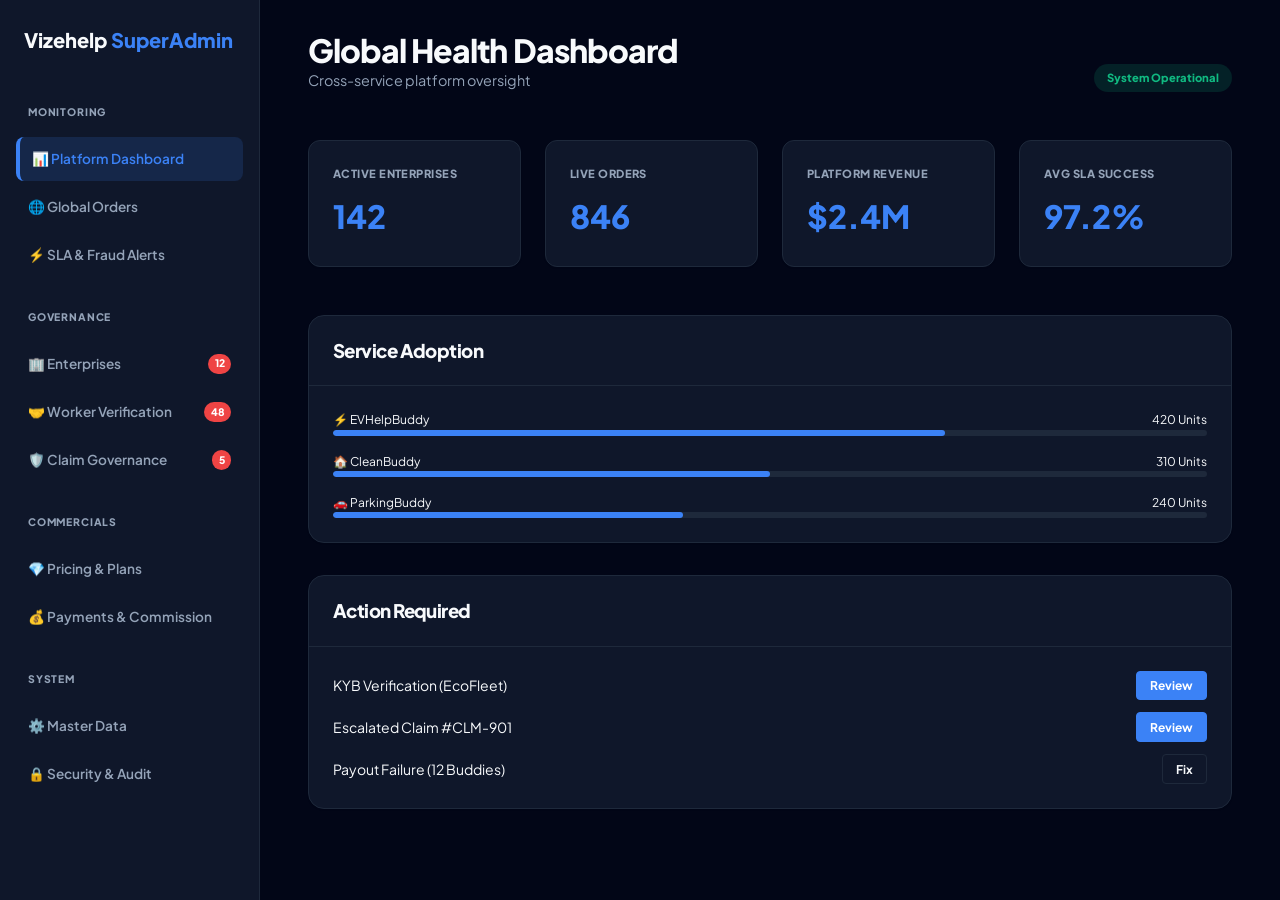
<file: super-admin.html>
<!DOCTYPE html>
<html lang="en">
<head>
<meta charset="UTF-8">
<meta name="viewport" content="width=device-width, initial-scale=1.0">
<title>Vizehelp | Platform Super Admin</title>
<link rel="stylesheet" href="css/design-system.css">
<style>
body{background:var(--dark-bg);color:var(--dark-text)}
.layout{display:grid;grid-template-columns:260px 1fr;min-height:100vh}
.sidebar{background:var(--dark-card);border-right:1px solid var(--dark-border);padding:1.5rem 1rem;height:100vh;position:sticky;top:0;overflow-y:auto}
.sidebar .logo{font-size:1.25rem;font-weight:800;margin-bottom:3rem;padding:0 .5rem}
.sidebar .logo span{color:var(--primary)}
.nav-grp{margin-bottom:2rem}
.nav-lbl{font-size:.65rem;text-transform:uppercase;letter-spacing:.08em;color:var(--dark-muted);font-weight:800;padding:0 .75rem;margin-bottom:1rem}
.ni{display:flex;align-items:center;gap:.75rem;padding:.7rem .75rem;border-radius:var(--radius);color:var(--dark-muted);font-weight:600;font-size:.85rem;cursor:pointer;transition:.15s;margin-bottom:.25rem}
.ni:hover{background:var(--dark-border);color:var(--dark-text)}
.ni.active{background:rgba(59,130,246,.15);color:var(--primary);border-left:4px solid var(--primary)}
.ct{margin-left:auto;background:var(--danger);color:#fff;font-size:.65rem;padding:.1rem .4rem;border-radius:var(--radius-full);font-weight:800}

.main{padding:2rem 3rem;overflow-y:auto}
.top{display:flex;justify-content:space-between;align-items:flex-end;margin-bottom:3rem}
.top h1{font-size:2rem;letter-spacing:-0.03em}

.stats-grid{display:grid;grid-template-columns:repeat(4,1fr);gap:1.5rem;margin-bottom:3rem}
.st-card{background:var(--dark-card);border:1px solid var(--dark-border);border-radius:var(--radius-lg);padding:1.5rem;box-shadow:var(--shadow-sm)}
.st-l{font-size:.7rem;text-transform:uppercase;letter-spacing:.04em;color:var(--dark-muted);font-weight:800;margin-bottom:.5rem}
.st-v{font-size:2rem;font-weight:800;color:var(--primary)}

.panel{display:none}.panel.active{display:block;animation:fadeIn .3s ease}
.sc{background:var(--dark-card);border:1px solid var(--dark-border);border-radius:var(--radius-xl);overflow:hidden;margin-bottom:2rem;box-shadow:var(--shadow-sm)}
.sc-h{padding:1.5rem;border-bottom:1px solid var(--dark-border);display:flex;justify-content:space-between;align-items:center}
.sc-b{padding:1.5rem}

table.dark{width:100%;border-collapse:collapse}
table.dark th{text-align:left;padding:1rem;font-size:.75rem;text-transform:uppercase;color:var(--dark-muted);border-bottom:1px solid var(--dark-border);font-weight:800}
table.dark td{padding:1.25rem 1rem;border-bottom:1px solid var(--dark-border);font-size:.85rem}
table.dark tr:hover td{background:rgba(255,255,255,.02)}

.badge-pend{background:rgba(245,158,11,.15);color:var(--warning);padding:.3rem .8rem;border-radius:var(--radius-full);font-size:.7rem;font-weight:800}
.badge-ok{background:rgba(16,185,129,.15);color:var(--success);padding:.3rem .8rem;border-radius:var(--radius-full);font-size:.7rem;font-weight:800}

.action-btn{padding:.4rem .8rem;border-radius:4px;border:1px solid var(--dark-border);background:transparent;color:var(--dark-text);cursor:pointer;font-weight:700;font-size:.75rem;transition:.2s}
.action-btn:hover{background:var(--dark-border)}
.btn-p{background:var(--primary);border-color:var(--primary);color:white}
.btn-p:hover{background:var(--primary-dark)}
</style>
</head>
<body>

<div class="layout">
    <aside class="sidebar">
        <div class="logo">Vizehelp <span>SuperAdmin</span></div>
        
        <div class="nav-grp">
            <div class="nav-lbl">Monitoring</div>
            <div class="ni active" onclick="showPanel('dash')">📊 Platform Dashboard</div>
            <div class="ni" onclick="showPanel('orders')">🌐 Global Orders</div>
            <div class="ni" onclick="showPanel('fraud')">⚡ SLA & Fraud Alerts</div>
        </div>

        <div class="nav-grp">
            <div class="nav-lbl">Governance</div>
            <div class="ni" onclick="showPanel('enterprises')">🏢 Enterprises <span class="ct">12</span></div>
            <div class="ni" onclick="showPanel('workers')">🤝 Worker Verification <span class="ct">48</span></div>
            <div class="ni" onclick="showPanel('claims')">🛡️ Claim Governance <span class="ct">5</span></div>
        </div>

        <div class="nav-grp">
            <div class="nav-lbl">Commercials</div>
            <div class="ni" onclick="showPanel('pricing')">💎 Pricing & Plans</div>
            <div class="ni" onclick="showPanel('payouts')">💰 Payments & Commission</div>
        </div>

        <div class="nav-grp">
            <div class="nav-lbl">System</div>
            <div class="ni" onclick="showPanel('master')">⚙️ Master Data</div>
            <div class="ni" onclick="showPanel('security')">🔒 Security & Audit</div>
        </div>
    </aside>

    <main class="main">
        <div class="top">
            <div>
                <h1 id="panel-title">Global Health Dashboard</h1>
                <p style="color:var(--dark-muted);font-size:.9rem">Cross-service platform oversight</p>
            </div>
            <div class="badge-ok">System Operational</div>
        </div>

        <!-- DASHBOARD PANEL -->
        <div class="panel active" id="p-dash">
            <div class="stats-grid">
                <div class="st-card"><div class="st-l">Active Enterprises</div><div class="st-v">142</div></div>
                <div class="st-card"><div class="st-l">Live Orders</div><div class="st-v">846</div></div>
                <div class="st-card"><div class="st-l">Platform Revenue</div><div class="st-v">$2.4M</div></div>
                <div class="st-card"><div class="st-l">Avg SLA Success</div><div class="st-v">97.2%</div></div>
            </div>

            <div class="grid-2 gap-8 mb-8">
                <div class="sc">
                    <div class="sc-h"><h3>Service Adoption</h3></div>
                    <div class="sc-b">
                        <div class="flex flex-col gap-4">
                            <div><div class="flex justify-between text-xs font-bold mb-1"><span>⚡ EVHelpBuddy</span><span>420 Units</span></div><div class="progress-bar" style="background:#1e293b"><div class="progress-fill ok" style="width:70%"></div></div></div>
                            <div><div class="flex justify-between text-xs font-bold mb-1"><span>🏠 CleanBuddy</span><span>310 Units</span></div><div class="progress-bar" style="background:#1e293b"><div class="progress-fill ok" style="width:50%"></div></div></div>
                            <div><div class="flex justify-between text-xs font-bold mb-1"><span>🚗 ParkingBuddy</span><span>240 Units</span></div><div class="progress-bar" style="background:#1e293b"><div class="progress-fill ok" style="width:40%"></div></div></div>
                        </div>
                    </div>
                </div>
                <div class="sc">
                    <div class="sc-h"><h3>Action Required</h3></div>
                    <div class="sc-b">
                        <div class="flex flex-col gap-3">
                            <div class="flex justify-between items-center text-sm"><span>KYB Verification (EcoFleet)</span><button class="action-btn btn-p">Review</button></div>
                            <div class="flex justify-between items-center text-sm"><span>Escalated Claim #CLM-901</span><button class="action-btn btn-p">Review</button></div>
                            <div class="flex justify-between items-center text-sm"><span>Payout Failure (12 Buddies)</span><button class="action-btn">Fix</button></div>
                        </div>
                    </div>
                </div>
            </div>
        </div>

        <!-- ENTERPRISE MANAGEMENT PANEL -->
        <div class="panel" id="p-enterprises">
            <div class="sc">
                <div class="sc-h"><h3>Enterprise Approval Queue</h3></div>
                <table class="dark">
                    <thead><tr><th>Enterprise</th><th>Industry</th><th>Plan</th><th>Services</th><th>Risk</th><th>Action</th></tr></thead>
                    <tbody>
                        <tr><td>EcoFleet Rental</td><td>Fleet</td><td>Advanced</td><td>EV, Care</td><td><span class="badge-ok">Low</span></td><td><button class="action-btn btn-p">Audit KYB</button></td></tr>
                        <tr><td>Grand Plaza Hotel</td><td>Hotels</td><td>Standard</td><td>Valet, Clean</td><td><span class="badge-ok">Low</span></td><td><button class="action-btn">Manage</button></td></tr>
                        <tr><td>Parkway Towers</td><td>Residential</td><td>Basic</td><td>Maid, Laundry</td><td><span class="badge-pend">Med</span></td><td><button class="action-btn">Review</button></td></tr>
                    </tbody>
                </table>
            </div>
        </div>

        <!-- PRICING PANEL -->
        <div class="panel" id="p-pricing">
            <div class="sc">
                <div class="sc-h"><h3>Global Plan Definitions</h3><button class="action-btn btn-p">+ New Plan</button></div>
                <table class="dark">
                    <thead><tr><th>Plan Name</th><th>Base Price</th><th>Service Limit</th><th>Worker Cap</th><th>Order Cap</th><th>Status</th></tr></thead>
                    <tbody>
                        <tr><td>Basic</td><td>$299</td><td>2</td><td>10</td><td>50</td><td><span class="badge-ok">Active</span></td></tr>
                        <tr><td>Standard</td><td>$799</td><td>4</td><td>25/Svc</td><td>200</td><td><span class="badge-ok">Active</span></td></tr>
                        <tr><td>Advanced</td><td>$1,999</td><td>All</td><td>75/Svc</td><td>750</td><td><span class="badge-ok">Active</span></td></tr>
                    </tbody>
                </table>
            </div>
        </div>

        <!-- PLACEHOLDERS -->
        <div class="panel" id="p-orders"><div class="sc"><div class="sc-b">Global multi-service order radar map...</div></div></div>
        <div class="panel" id="p-fraud"><div class="sc"><div class="sc-b">Geo-fence breaches & AI photo mismatch logs...</div></div></div>
        <div class="panel" id="p-workers"><div class="sc"><div class="sc-b">Cross-platform worker background check queue...</div></div></div>
        <div class="panel" id="p-claims"><div class="sc"><div class="sc-b">Inter-party dispute resolution center...</div></div></div>
        <div class="panel" id="p-payouts"><div class="sc"><div class="sc-b">Platform commission & buddy payout reconciliation...</div></div></div>
        <div class="panel" id="p-master"><div class="sc"><div class="sc-b">Global service taxonomies & EV database...</div></div></div>
        <div class="panel" id="p-security"><div class="sc"><div class="sc-b">PII access audit & MFA device logs...</div></div></div>

    </main>
</div>

<script>
function showPanel(id) {
    document.querySelectorAll('.panel').forEach(p => p.classList.add('hidden'));
    document.getElementById('p-' + id).classList.remove('hidden');
    document.getElementById('p-' + id).classList.add('active');
    document.querySelectorAll('.ni').forEach(n => n.classList.remove('active'));
    event.currentTarget.classList.add('active');
    document.getElementById('panel-title').innerText = event.currentTarget.innerText.split(' ').slice(1).join(' ');
}
</script>

</body>
</html>
</file>
<file: css/design-system.css>
/* ============================================
   VIZEHELP — Multi-Service Design System
   ============================================ */
@import url('https://fonts.googleapis.com/css2?family=Plus+Jakarta+Sans:wght@400;500;600;700;800&display=swap');

:root {
    /* Brand Colors */
    --primary: #3B82F6;
    --primary-dark: #1E40AF;
    --primary-light: #DBEAFE;
    --primary-glow: rgba(59, 130, 246, 0.25);

    /* Semantic Colors */
    --success: #10B981;
    --success-light: #D1FAE5;
    --warning: #F59E0B;
    --warning-light: #FEF3C7;
    --danger: #EF4444;
    --danger-light: #FEE2E2;
    --info: #6366F1;
    --info-light: #E0E7FF;

    /* ── Service Colors ── */
    --svc-ev: #3B82F6;
    --svc-ev-light: #DBEAFE;
    --svc-laundry: #8B5CF6;
    --svc-laundry-light: #EDE9FE;
    --svc-utensil: #F97316;
    --svc-utensil-light: #FFF7ED;
    --svc-clean: #06B6D4;
    --svc-clean-light: #CFFAFE;
    --svc-parcel: #EAB308;
    --svc-parcel-light: #FEF9C3;
    --svc-senior: #EC4899;
    --svc-senior-light: #FCE7F3;
    --svc-shop: #14B8A6;
    --svc-shop-light: #CCFBF1;
    --svc-parking: #6366F1;
    --svc-parking-light: #E0E7FF;
    --svc-maid: #F472B6;
    --svc-maid-light: #FCE7F3;
    --svc-care: #78716C;
    --svc-care-light: #F5F5F4;

    /* Neutrals */
    --navy: #0F172A;
    --navy-light: #1E293B;
    --slate-700: #334155;
    --slate-500: #64748B;
    --slate-400: #94A3B8;
    --slate-300: #CBD5E1;
    --slate-200: #E2E8F0;
    --slate-100: #F1F5F9;
    --slate-50: #F8FAFC;
    --white: #FFFFFF;

    /* Dark Theme */
    --dark-bg: #020617;
    --dark-card: #0F172A;
    --dark-border: #1E293B;
    --dark-text: #F8FAFC;
    --dark-muted: #94A3B8;

    /* Spacing */
    --sp-1: 0.25rem;
    --sp-2: 0.5rem;
    --sp-3: 0.75rem;
    --sp-4: 1rem;
    --sp-5: 1.25rem;
    --sp-6: 1.5rem;
    --sp-8: 2rem;
    --sp-10: 2.5rem;
    --sp-12: 3rem;
    --sp-16: 4rem;
    --sp-20: 5rem;

    /* Typography */
    --font: 'Plus Jakarta Sans', -apple-system, sans-serif;
    --text-xs: 0.75rem;
    --text-sm: 0.875rem;
    --text-base: 1rem;
    --text-lg: 1.125rem;
    --text-xl: 1.25rem;
    --text-2xl: 1.5rem;
    --text-3xl: 1.875rem;
    --text-4xl: 2.25rem;
    --text-5xl: 3rem;

    /* Borders & Shadows */
    --radius-sm: 6px;
    --radius: 8px;
    --radius-lg: 12px;
    --radius-xl: 16px;
    --radius-2xl: 20px;
    --radius-full: 9999px;
    --shadow-sm: 0 1px 2px rgba(0,0,0,0.05);
    --shadow: 0 4px 6px -1px rgba(0,0,0,0.1);
    --shadow-lg: 0 10px 25px -5px rgba(0,0,0,0.1);
    --shadow-xl: 0 20px 50px -12px rgba(0,0,0,0.15);

    /* Transitions */
    --ease: cubic-bezier(0.4, 0, 0.2, 1);
}

/* ---- Reset ---- */
*, *::before, *::after { margin: 0; padding: 0; box-sizing: border-box; }
html { scroll-behavior: smooth; }
body { font-family: var(--font); color: var(--navy); line-height: 1.6; background: var(--slate-50); -webkit-font-smoothing: antialiased; }
img { max-width: 100%; display: block; }
a { text-decoration: none; color: inherit; }
button { font-family: var(--font); cursor: pointer; }
input, select, textarea { font-family: var(--font); }

/* ---- Typography ---- */
h1, h2, h3, h4 { font-weight: 800; letter-spacing: -0.03em; line-height: 1.15; }
.text-muted { color: var(--slate-500); }
.text-xs { font-size: var(--text-xs); }
.text-sm { font-size: var(--text-sm); }

/* ---- Buttons ---- */
.btn {
    display: inline-flex; align-items: center; justify-content: center; gap: var(--sp-2);
    padding: 0.7rem 1.5rem; border-radius: var(--radius); border: none;
    font-weight: 700; font-size: var(--text-sm); transition: all 0.25s var(--ease);
    white-space: nowrap;
}
.btn-primary { background: var(--primary); color: var(--white); box-shadow: 0 4px 14px var(--primary-glow); }
.btn-primary:hover { background: var(--primary-dark); transform: translateY(-1px); box-shadow: 0 6px 20px var(--primary-glow); }
.btn-success { background: var(--success); color: var(--white); }
.btn-danger { background: var(--danger); color: var(--white); }
.btn-outline { background: transparent; border: 1.5px solid var(--slate-200); color: var(--navy); }
.btn-outline:hover { border-color: var(--primary); color: var(--primary); }
.btn-ghost { background: transparent; color: var(--slate-500); }
.btn-ghost:hover { color: var(--primary); background: var(--primary-light); }
.btn-sm { padding: 0.4rem 0.9rem; font-size: var(--text-xs); }
.btn-lg { padding: 1rem 2rem; font-size: var(--text-base); }
.btn-block { width: 100%; }

/* ---- Badges ---- */
.badge {
    display: inline-flex; align-items: center; gap: 4px;
    padding: 0.2rem 0.65rem; border-radius: var(--radius-full);
    font-size: 0.7rem; font-weight: 700; text-transform: uppercase; letter-spacing: 0.03em;
}
.badge-primary { background: var(--primary-light); color: var(--primary); }
.badge-success { background: var(--success-light); color: var(--success); }
.badge-warning { background: var(--warning-light); color: #92400E; }
.badge-danger { background: var(--danger-light); color: var(--danger); }
.badge-info { background: var(--info-light); color: var(--info); }
.badge-neutral { background: var(--slate-100); color: var(--slate-500); }

/* ── Service Badges ── */
.badge-ev { background: var(--svc-ev-light); color: var(--svc-ev); }
.badge-laundry { background: var(--svc-laundry-light); color: var(--svc-laundry); }
.badge-utensil { background: var(--svc-utensil-light); color: var(--svc-utensil); }
.badge-clean { background: var(--svc-clean-light); color: var(--svc-clean); }
.badge-parcel { background: var(--svc-parcel-light); color: var(--svc-parcel); }
.badge-senior { background: var(--svc-senior-light); color: var(--svc-senior); }
.badge-shop { background: var(--svc-shop-light); color: var(--svc-shop); }
.badge-parking { background: var(--svc-parking-light); color: var(--svc-parking); }
.badge-maid { background: var(--svc-maid-light); color: var(--svc-maid); }
.badge-care { background: var(--svc-care-light); color: var(--svc-care); }

/* ── Service Filter Chips ── */
.filter-bar { display: flex; gap: 0.5rem; flex-wrap: wrap; margin-bottom: 1.5rem; }
.filter-chip {
    padding: 0.35rem 0.85rem; border-radius: var(--radius-full);
    font-size: 0.75rem; font-weight: 700; cursor: pointer;
    background: var(--slate-100); color: var(--slate-500);
    border: 1.5px solid transparent; transition: all 0.2s var(--ease);
}
.filter-chip:hover { background: var(--primary-light); color: var(--primary); }
.filter-chip.active { background: var(--primary); color: var(--white); border-color: var(--primary); }

/* ---- Cards ---- */
.card {
    background: var(--white); border: 1px solid var(--slate-200);
    border-radius: var(--radius-lg); padding: var(--sp-6);
    box-shadow: var(--shadow-sm);
}

/* ---- Forms ---- */
.form-group { margin-bottom: var(--sp-5); }
.form-label { display: block; font-weight: 600; font-size: var(--text-sm); color: var(--navy); margin-bottom: var(--sp-2); }
.form-input {
    width: 100%; padding: 0.7rem 0.9rem; border-radius: var(--radius);
    border: 1.5px solid var(--slate-200); background: var(--white);
    font-size: var(--text-sm); color: var(--navy); transition: border-color 0.2s;
}
.form-input:focus { outline: none; border-color: var(--primary); box-shadow: 0 0 0 3px var(--primary-glow); }
.form-input::placeholder { color: var(--slate-400); }
.form-hint { font-size: var(--text-xs); color: var(--slate-400); margin-top: var(--sp-1); }
.form-error { font-size: var(--text-xs); color: var(--danger); margin-top: var(--sp-1); }

/* ---- Tables ---- */
.data-table { width: 100%; border-collapse: collapse; }
.data-table th {
    text-align: left; padding: 0.9rem 1.25rem; font-size: var(--text-xs);
    text-transform: uppercase; letter-spacing: 0.05em; color: var(--slate-500);
    background: var(--slate-50); border-bottom: 1px solid var(--slate-200);
    font-weight: 700;
}
.data-table td {
    padding: 1rem 1.25rem; border-bottom: 1px solid var(--slate-100);
    font-size: var(--text-sm); vertical-align: middle;
}
.data-table tr:hover td { background: var(--slate-50); }

/* ---- Status Banners ---- */
.alert {
    display: flex; align-items: center; gap: var(--sp-4);
    padding: var(--sp-4) var(--sp-6); border-radius: var(--radius-lg); margin-bottom: var(--sp-6);
}
.alert-warning { background: var(--warning-light); border: 1px solid var(--warning); color: #92400E; }
.alert-success { background: var(--success-light); border: 1px solid var(--success); color: #065F46; }
.alert-danger { background: var(--danger-light); border: 1px solid var(--danger); color: #991B1B; }
.alert-info { background: var(--primary-light); border: 1px solid var(--primary); color: var(--primary-dark); }

/* ── Progress Bars ── */
.progress-bar { height: 6px; background: var(--slate-200); border-radius: 3px; overflow: hidden; }
.progress-fill { height: 100%; border-radius: 3px; transition: width 0.6s var(--ease); }
.progress-fill.ok { background: var(--primary); }
.progress-fill.warn { background: var(--warning); }
.progress-fill.crit { background: var(--danger); }

/* ---- Utility ---- */
.flex { display: flex; }
.flex-col { flex-direction: column; }
.items-center { align-items: center; }
.justify-between { justify-content: space-between; }
.gap-1 { gap: var(--sp-1); } .gap-2 { gap: var(--sp-2); } .gap-3 { gap: var(--sp-3); }
.gap-4 { gap: var(--sp-4); } .gap-6 { gap: var(--sp-6); } .gap-8 { gap: var(--sp-8); }
.grid { display: grid; }
.grid-2 { grid-template-columns: repeat(2, 1fr); }
.grid-3 { grid-template-columns: repeat(3, 1fr); }
.grid-4 { grid-template-columns: repeat(4, 1fr); }
.grid-5 { grid-template-columns: repeat(5, 1fr); }
.w-full { width: 100%; }
.mt-2 { margin-top: var(--sp-2); } .mt-4 { margin-top: var(--sp-4); } .mt-6 { margin-top: var(--sp-6); } .mt-8 { margin-top: var(--sp-8); }
.mb-2 { margin-bottom: var(--sp-2); } .mb-4 { margin-bottom: var(--sp-4); } .mb-6 { margin-bottom: var(--sp-6); }
.text-center { text-align: center; }
.hidden { display: none !important; }
.truncate { overflow: hidden; text-overflow: ellipsis; white-space: nowrap; }

/* ---- Animations ---- */
@keyframes fadeIn { from { opacity: 0; transform: translateY(12px); } to { opacity: 1; transform: translateY(0); } }
@keyframes slideUp { from { opacity: 0; transform: translateY(30px); } to { opacity: 1; transform: translateY(0); } }
@keyframes pulse { 0%, 100% { opacity: 1; } 50% { opacity: 0.5; } }
@keyframes spin { to { transform: rotate(360deg); } }
@keyframes shimmer { 0% { background-position: -200% 0; } 100% { background-position: 200% 0; } }
.animate-in { animation: fadeIn 0.4s var(--ease) both; }
.animate-slide { animation: slideUp 0.5s var(--ease) both; }

/* ---- Responsive ---- */
@media (max-width: 1024px) { .grid-4, .grid-5 { grid-template-columns: repeat(2, 1fr); } .grid-3 { grid-template-columns: repeat(2, 1fr); } }
@media (max-width: 768px) { .grid-4, .grid-5, .grid-3, .grid-2 { grid-template-columns: 1fr; } }
</file>
